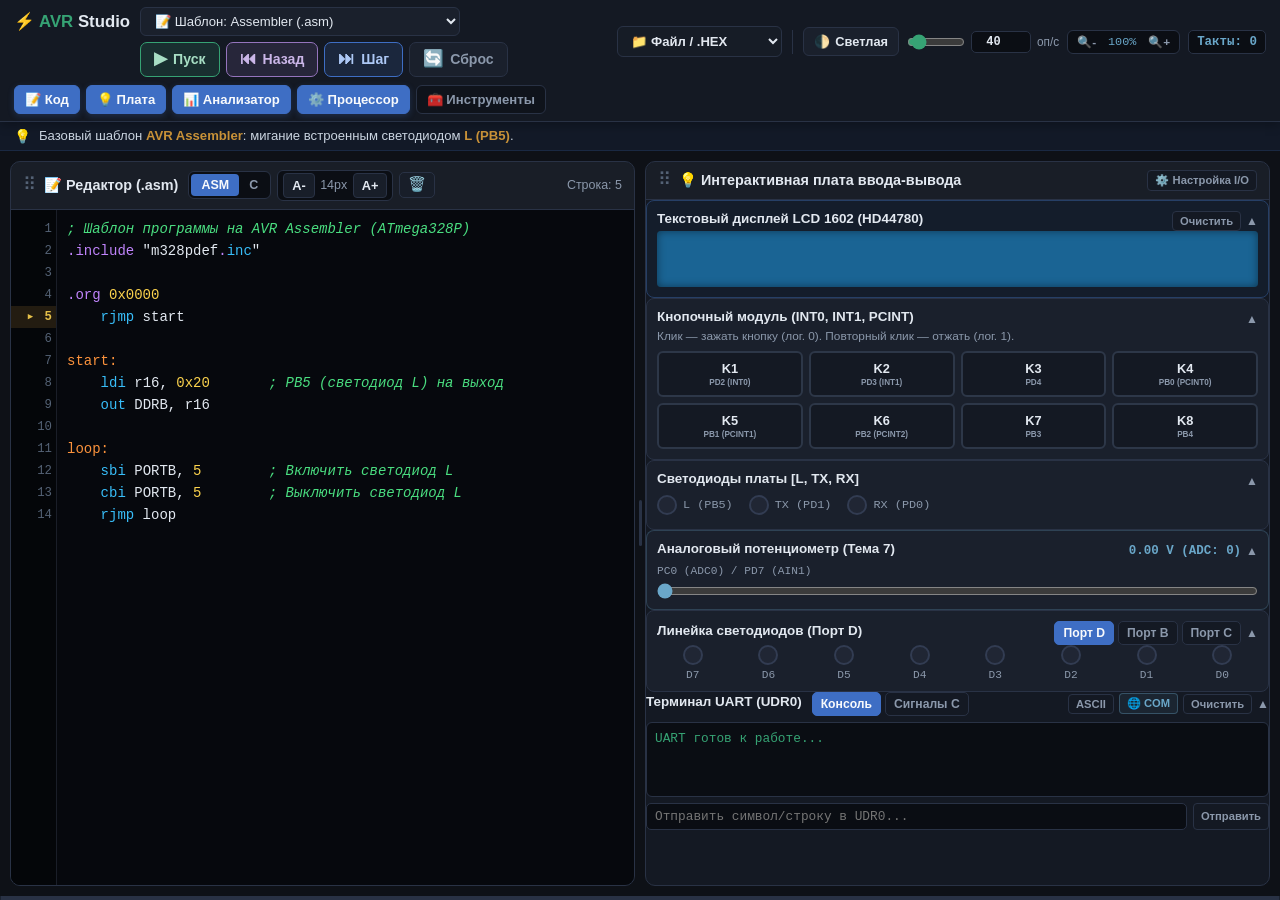
<file: index.html>
<!DOCTYPE html>
<html lang="ru">
<head>
<meta charset="UTF-8">
<meta name="viewport" content="width=device-width, initial-scale=1.0">
<title>AVR ATmega328P Studio &amp; Logic Analyzer</title>
<link rel="stylesheet" href="style.css">
</head>
<body>

<div class="app-container">

  <!-- ================= ШАПКА ================= -->
  <header class="toolbar">
    <div class="toolbar-left">
      <div class="logo">⚡ <span>AVR</span> Studio</div>
      <div class="toolbar-selector-col">
        <div class="select-wrapper">
          <select id="exampleSelector" onchange="loadSelectedExample()" title="Выбор начального шаблона">
            <option value="tpl_asm">📝 Шаблон: Assembler (.asm)</option>
            <option value="tpl_c">⚡ Шаблон: C (avr-gcc)</option>
          </select>
        </div>
        <div class="sim-btn-group">
          <button type="button" class="btn btn-run" id="btnRun" onclick="toggleRun()" title="Пуск / Пауза (F5)">
            <span class="sim-icon" id="runIcon">▶</span> <span id="runText">Пуск</span>
          </button>
          <button type="button" class="btn btn-step-back" id="btnStepBack" onclick="cpuStepBack()" title="Шаг назад (Shift+F11)">
            <span class="sim-icon">⏮</span> <span class="btn-text">Назад</span>
          </button>
          <button type="button" class="btn btn-step" id="btnStep" onclick="cpuStep()" title="Один шаг вперёд (F11)">
            <span class="sim-icon">⏭</span> <span class="btn-text">Шаг</span>
          </button>
          <button type="button" class="btn btn-reset" id="btnReset" onclick="cpuReset()" title="Сброс симуляции">
            <span class="sim-icon">🔄</span> <span class="btn-text">Сброс</span>
          </button>
        </div>
      </div>
    </div>

    <div class="toolbar-center">
      <div class="select-wrapper file-action-wrapper">
        <select id="fileActionSelector" onchange="handleFileAction(this)" title="Открыть, сохранить или экспортировать .HEX">
          <option value="">📁 Файл / .HEX</option>
          <option value="open">📂 Открыть (.asm / .c)</option>
          <option value="save">💾 Сохранить код</option>
          <option value="hex">📦 Экспорт .HEX</option>
        </select>
        <input type="file" id="fileInput" accept=".asm,.c,.txt,.inc,.h" style="display:none" onchange="loadCodeFromFile(event)">
      </div>

      <div class="toolbar-divider"></div>

      <button type="button" class="btn" onclick="toggleTheme()" title="Переключить кремовую / тёмную тему">
        🌓 <span class="btn-text" id="btnThemeText">Светлая</span>
      </button>

      <div class="speed-box" title="Скорость симуляции (ползунок или ручной ввод)">
        <input type="range" id="speedRange" min="1" max="400" value="40" oninput="updateSpeed(this.value)">
        <input type="number" id="speedInput" class="speed-input" min="1" max="10000" value="40"
               oninput="updateSpeedManual(this.value)" onchange="normalizeSpeedInput(this)" aria-label="Скорость процессора (оп/с)">
        <span class="speed-unit">оп/с</span>
      </div>

      <div class="zoom-box">
        <button type="button" class="btn-zoom" onclick="changeAppZoom(-0.1)" title="Уменьшить масштаб">🔍-</button>
        <span id="zoomVal" onclick="resetAppZoom()" title="Сбросить масштаб к 100%">100%</span>
        <button type="button" class="btn-zoom" onclick="changeAppZoom(0.1)" title="Увеличить масштаб">🔍+</button>
      </div>

      <div class="cycle-badge" id="cycleCounter">Такты: 0</div>
    </div>

    <nav class="nav-screens">
      <button type="button" class="nav-screen-btn active" id="tabBtn_editor" onclick="togglePanel('editor')">📝 Код</button>
      <button type="button" class="nav-screen-btn active" id="tabBtn_board" onclick="togglePanel('board')">💡 Плата</button>
      <button type="button" class="nav-screen-btn active" id="tabBtn_analyzer" onclick="togglePanel('analyzer')">📊 Анализатор</button>
      <button type="button" class="nav-screen-btn active" id="tabBtn_cpu" onclick="togglePanel('cpu')">⚙️ Процессор</button>
      <button type="button" class="nav-screen-btn" id="tabBtn_tools" onclick="togglePanel('tools')">🧰 Инструменты</button>
    </nav>
  </header>

  <!-- ================= ПОДСКАЗКА ================= -->
  <div class="hint-banner" id="hintBanner">
    <span class="hint-icon">💡</span>
    <span class="hint-text" id="hintText">Инструкция к выбранному шаблону...</span>
  </div>

  <!-- ================= КОЛОНКИ ================= -->
  <div class="slider-viewport">
    <div class="slider-track" id="panelsTrack">

      <!-- ---------- 1. РЕДАКТОР ---------- -->
      <section class="slide-panel" id="panel_editor" data-panel-id="editor">
        <div class="slide-header" draggable="true">
          <div class="slide-header-left">
            <span class="drag-handle">⠿</span>
            <h2 id="editorTitle">📝 Редактор (.asm)</h2>
          </div>
          <div class="editor-tools">
            <div class="lang-switch-btns">
              <button type="button" class="lang-btn active" id="btnLangAsm" onclick="switchLanguageTab('asm')">ASM</button>
              <button type="button" class="lang-btn" id="btnLangC" onclick="switchLanguageTab('c')">C</button>
            </div>
            <div class="font-size-btns">
              <button type="button" class="btn-icon" onclick="changeFontSize(-1)" title="Уменьшить шрифт">A-</button>
              <span id="fontSizeVal">14px</span>
              <button type="button" class="btn-icon" onclick="changeFontSize(1)" title="Увеличить шрифт">A+</button>
            </div>
            <button type="button" class="btn-mobile-tab" id="mobileTabBtn" onclick="applyGhostCompletion()">⇥ Tab</button>
            <button type="button" class="btn-clear-code" onclick="clearEditor()" title="Очистить редактор">🗑️</button>
            <div class="editor-status"><span id="compilerStatus">Готов</span></div>
          </div>
        </div>
        <div class="editor-wrapper">
          <div class="line-gutter" id="lineGutter"></div>
          <div class="editor-container">
            <pre id="highlighting" aria-hidden="true"><code id="highlightingContent"></code></pre>
            <div id="ghostOverlay"></div>
            <textarea id="asmCode" spellcheck="false" autocomplete="off" autocorrect="off" autocapitalize="off"
                      placeholder="Пишите код AVR Assembler или C..."></textarea>
          </div>
        </div>
      </section>

      <!-- ---------- 2. ПЛАТА ---------- -->
      <section class="slide-panel" id="panel_board" data-panel-id="board">
        <div class="slide-header" draggable="true">
          <div class="slide-header-left">
            <span class="drag-handle">⠿</span>
            <h2>💡 Интерактивная плата ввода-вывода</h2>
          </div>
          <button type="button" class="btn-mini" onclick="openIoModal()">⚙️ Настройка I/O</button>
        </div>

      <div class="board-card lcd-card" id="cardLcd">
            <div class="card-collapsible-header" onclick="toggleCardCollapse('cardLcd')">
              <div class="card-title">Текстовый дисплей LCD 1602 (HD44780)</div>
              <div class="header-actions">
                <button type="button" class="btn-mini" onclick="event.stopPropagation(); clearLcd()">Очистить</button>
                <span class="collapse-icon" id="cardLcd_icon">▲</span>
              </div>
            </div>
            <div class="card-collapsible-body">
              <div class="lcd-screen">
                <div class="lcd-line" id="lcdLine1">AVR Studio 1602 </div>
                <div class="lcd-line" id="lcdLine2">Ready to work!  </div>
              </div>
            </div>
          </div>

          <div class="board-card" id="cardButtons">
            <div class="card-collapsible-header" onclick="toggleCardCollapse('cardButtons')">
              <div class="card-title">Кнопочный модуль (INT0, INT1, PCINT)</div>
              <span class="collapse-icon" id="cardButtons_icon">▲</span>
            </div>
            <div class="card-collapsible-body">
              <div class="board-note">Клик — зажать кнопку (лог. 0). Повторный клик — отжать (лог. 1).</div>
              <div class="btn-matrix">
                <button type="button" class="v-btn" id="vbtn_K1" onclick="toggleVButton('K1')">K1 <span>PD2 (INT0)</span></button>
                <button type="button" class="v-btn" id="vbtn_K2" onclick="toggleVButton('K2')">K2 <span>PD3 (INT1)</span></button>
                <button type="button" class="v-btn" id="vbtn_K3" onclick="toggleVButton('K3')">K3 <span>PD4</span></button>
                <button type="button" class="v-btn" id="vbtn_K4" onclick="toggleVButton('K4')">K4 <span>PB0 (PCINT0)</span></button>
                <button type="button" class="v-btn" id="vbtn_K5" onclick="toggleVButton('K5')">K5 <span>PB1 (PCINT1)</span></button>
                <button type="button" class="v-btn" id="vbtn_K6" onclick="toggleVButton('K6')">K6 <span>PB2 (PCINT2)</span></button>
                <button type="button" class="v-btn" id="vbtn_K7" onclick="toggleVButton('K7')">K7 <span>PB3</span></button>
                <button type="button" class="v-btn" id="vbtn_K8" onclick="toggleVButton('K8')">K8 <span>PB4</span></button>
              </div>
            </div>
          </div>

          <div class="board-card custom-io-card" id="customIoCard" style="display:none">
            <div class="card-title">Пользовательский модуль I/O</div>
            <div class="custom-components-grid" id="customComponentsGrid"></div>
          </div>

          <div class="board-card" id="cardLeds">
            <div class="card-collapsible-header" onclick="toggleCardCollapse('cardLeds')">
              <div class="card-title">Светодиоды платы [L, TX, RX]</div>
              <span class="collapse-icon" id="cardLeds_icon">▲</span>
            </div>
            <div class="card-collapsible-body">
              <div class="board-leds-row">
                <div class="single-led"><div class="led-light" id="ledPB5"></div><span class="led-label">L (PB5)</span></div>
                <div class="single-led"><div class="led-light" id="ledTX"></div><span class="led-label">TX (PD1)</span></div>
                <div class="single-led"><div class="led-light" id="ledRX"></div><span class="led-label">RX (PD0)</span></div>
              </div>
            </div>
          </div>

          <div class="board-card analog-card" id="cardAnalog">
            <div class="card-collapsible-header" onclick="toggleCardCollapse('cardAnalog')">
              <div class="card-title">Аналоговый потенциометр (Тема 7)</div>
              <div class="header-actions">
                <span class="analog-val-badge" id="potVoltageBadge">0.00 V (ADC: 0)</span>
                <span class="collapse-icon" id="cardAnalog_icon">▲</span>
              </div>
            </div>
            <div class="card-collapsible-body">
              <div class="analog-slider-box">
                <span class="analog-pin-tag">PC0 (ADC0) / PD7 (AIN1)</span>
                <input type="range" id="potRange" min="0" max="1023" value="0" oninput="updatePotentiometer(this.value)">
              </div>
            </div>
          </div>

          <div class="board-card" id="cardLedBar">
            <div class="card-collapsible-header" onclick="toggleCardCollapse('cardLedBar')">
              <div class="card-title" id="ledPortTitle">Линейка светодиодов (Порт D)</div>
              <div class="header-actions">
                <div class="port-selector-btns">
                  <button type="button" class="port-btn active" id="btnPortD" onclick="event.stopPropagation(); selectLedPort('D')">Порт D</button>
                  <button type="button" class="port-btn" id="btnPortB" onclick="event.stopPropagation(); selectLedPort('B')">Порт B</button>
                  <button type="button" class="port-btn" id="btnPortC" onclick="event.stopPropagation(); selectLedPort('C')">Порт C</button>
                </div>
                <span class="collapse-icon" id="cardLedBar_icon">▲</span>
              </div>
            </div>
            <div class="card-collapsible-body">
              <div class="led-bar">
                <div class="led-col"><div class="led-light" id="ledPin7"></div><span class="led-bit-name" id="lblPin7">D7</span></div>
                <div class="led-col"><div class="led-light" id="ledPin6"></div><span class="led-bit-name" id="lblPin6">D6</span></div>
                <div class="led-col"><div class="led-light" id="ledPin5"></div><span class="led-bit-name" id="lblPin5">D5</span></div>
                <div class="led-col"><div class="led-light" id="ledPin4"></div><span class="led-bit-name" id="lblPin4">D4</span></div>
                <div class="led-col"><div class="led-light" id="ledPin3"></div><span class="led-bit-name" id="lblPin3">D3</span></div>
                <div class="led-col"><div class="led-light" id="ledPin2"></div><span class="led-bit-name" id="lblPin2">D2</span></div>
                <div class="led-col"><div class="led-light" id="ledPin1"></div><span class="led-bit-name" id="lblPin1">D1</span></div>
                <div class="led-col"><div class="led-light" id="ledPin0"></div><span class="led-bit-name" id="lblPin0">D0</span></div>
              </div>
            </div>
          </div>
<div class="card-collapsible-header" onclick="toggleCardCollapse('cardUart')">
              <div class="uart-header-left">
                <div class="card-title">Терминал UART (UDR0)</div>
                <div class="port-selector-btns">
                  <button type="button" class="port-btn active" id="btnTabUart" onclick="event.stopPropagation(); switchBoardBottomTab('uart')">Консоль</button>
                  <button type="button" class="port-btn" id="btnTabExtraPins" onclick="event.stopPropagation(); switchBoardBottomTab('pins')">Сигналы C</button>
                </div>
              </div>
              <div class="header-actions">
                <button type="button" class="btn-mini" id="btnUartHexMode" onclick="event.stopPropagation(); toggleUartFormat()" title="Переключить вывод UART: ASCII / HEX">ASCII</button>
                <button type="button" class="btn-mini btn-serial-connect" id="btnWebSerial" onclick="event.stopPropagation(); connectRealWebSerial()">🌐 COM</button>
                <button type="button" class="btn-mini" onclick="event.stopPropagation(); clearUart()">Очистить</button>
                <span class="collapse-icon" id="cardUart_icon">▲</span>
              </div>
            </div>
            <div class="card-collapsible-body">
              <div id="viewUartConsole">
                <div class="uart-console" id="uartTerminal">UART готов к работе...</div>
                <div class="serial-send-row">
                  <input type="text" id="serialInput" placeholder="Отправить символ/строку в UDR0..."
                         onkeydown="if(event.key==='Enter') sendUartInput()">
                  <button type="button" class="btn-mini" onclick="sendUartInput()">Отправить</button>
                </div>
              </div>
              <div id="viewExtraPins" style="display:none">
                <div class="extra-pins-grid" id="extraPinsGrid"></div>
              </div>
            </div>
          </div>

        </div>
      </section>

      <!-- ---------- 3. АНАЛИЗАТОР ---------- -->
      <section class="slide-panel analyzer-slide" id="panel_analyzer" data-panel-id="analyzer">
        <div class="slide-header" draggable="true">
          <div class="slide-header-left">
            <span class="drag-handle">⠿</span>
            <h2>📊 Анализатор сигналов</h2>
          </div>
          <div class="analyzer-controls">
            <div class="quick-ch-btns">
              <button type="button" class="btn-mini" onclick="selectChannelPreset('d')">Все D</button>
              <button type="button" class="btn-mini" onclick="selectChannelPreset('b')">Все B</button>
              <button type="button" class="btn-mini" onclick="selectChannelPreset('c')">Все C</button>
              <button type="button" class="btn-mini" onclick="selectChannelPreset('all')">Все 20</button>
            </div>
            <button type="button" class="btn-mini" onclick="clearAnalyzer()" title="Очистить историю">🗑️</button>
            <div class="zoom-box">
              <button type="button" class="btn-zoom" onclick="zoomAnalyzer(-1)">-</button>
              <span id="analyzerZoomVal">1.0x</span>
              <button type="button" class="btn-zoom" onclick="zoomAnalyzer(1)">+</button>
            </div>
          </div>
        </div>
        <div class="analyzer-body">
          <div class="analyzer-channel-selector" id="analyzerChannelSelector"></div>
          <div class="canvas-scroll-wrapper" id="canvasWrapper">
            <canvas id="logicCanvas"></canvas>
          </div>
        </div>
      </section>

      <!-- ---------- 4. ПРОЦЕССОР ---------- -->
      <section class="slide-panel" id="panel_cpu" data-panel-id="cpu">
        <div class="slide-header" draggable="true">
          <div class="slide-header-left">
            <span class="drag-handle">⠿</span>
            <h2>⚙️ Регистры процессора и память</h2>
          </div>
        </div>
        <div class="cpu-scroll-area">

          <div class="cpu-subcard">
            <div class="card-title">Регистр состояния SREG [I T H S V N Z C]</div>
            <div class="flags-grid" id="flagsGrid"></div>
            <div class="pointers-bar" style="margin-top:6px">
              <span class="ptr">PC: <b id="valPC">0x0000</b></span>
              <span class="ptr">SP: <b id="valSP">0x08FF</b></span>
              <span class="ptr">X: <b id="valX">0x0000</b></span>
              <span class="ptr">Y: <b id="valY">0x0000</b></span>
              <span class="ptr">Z: <b id="valZ">0x0000</b></span>
            </div>
          </div>

          <div class="cpu-subcard">
            <div class="card-title">Регистры общего назначения (R0...R31)</div>
            <div class="registers-grid" id="registersGrid"></div>
          </div>

          <div class="cpu-subcard mem-card-expanded">
            <div class="mem-toolbar-header">
              <div class="port-selector-btns">
                <button type="button" class="port-btn active" id="btnMemRAM" onclick="setMemView('ram')">ОЗУ (0x0100+)</button>
                <button type="button" class="port-btn" id="btnMemStack" onclick="setMemView('stack')">Стек (0x08FF)</button>
                <button type="button" class="port-btn" id="btnMemFlash" onclick="setMemView('flash')">Flash / ПЗУ</button>
                <button type="button" class="port-btn" id="btnMemEEPROM" onclick="setMemView('eeprom')">EEPROM</button>
              </div>
              <div class="port-selector-btns">
                <button type="button" class="port-btn active" id="btnFmtHex" onclick="setMemFormat('hex')">HEX</button>
                <button type="button" class="port-btn" id="btnFmtDec" onclick="setMemFormat('dec')">DEC</button>
              </div>
            </div>
            <div class="dump-view-wide" id="memDumpView"></div>
          </div>

        </div>
      </section>

      <!-- ---------- 5. ИНСТРУМЕНТЫ ---------- -->
      <section class="slide-panel tools-slide panel-hidden" id="panel_tools" data-panel-id="tools">
        <div class="slide-header" draggable="true">
          <div class="slide-header-left">
            <span class="drag-handle">⠿</span>
            <h2>🧰 Дополнительные инструменты</h2>
          </div>
        </div>
        <div class="board-scroll-area">

          <div class="board-card" id="cardWatch">
            <div class="card-collapsible-header" onclick="toggleCardCollapse('cardWatch')">
              <div class="watch-header-bar" style="flex:1">
                <div class="card-title">Умный Watch (переменные C / регистры ASM)</div>
                <span class="badge-subtle" id="watchVarsCount">Переменных: 0</span>
              </div>
              <div class="header-actions">
                <button type="button" class="btn-card-expand" id="btnMax_cardWatch"
                        onclick="event.stopPropagation(); toggleCardFullscreen('cardWatch')"
                        title="Развернуть на всю колонку">↕</button>
                <span class="collapse-icon" id="cardWatch_icon">▲</span>
              </div>
            </div>
            <div class="card-collapsible-body">
              <div class="watch-table-wrapper">
                <table class="watch-table">
                  <thead>
                    <tr><th>Имя</th><th>Тип</th><th>Значение</th><th>HEX</th><th>BIN</th><th>Размещение</th></tr>
                  </thead>
                  <tbody id="watchTableBody"></tbody>
                </table>
              </div>
            </div>
          </div>

          <div class="board-card" id="cardConverter">
            <div class="card-collapsible-header" onclick="toggleCardCollapse('cardConverter')">
              <div class="card-title">Калькулятор систем счисления (DEC / HEX / BIN)</div>
              <span class="collapse-icon" id="cardConverter_icon">▲</span>
            </div>
            <div class="card-collapsible-body">
              <div class="converter-grid">
                <input type="text" id="convDec" value="0" oninput="onConverterInput('dec')" placeholder="DEC" aria-label="Десятичное">
                <input type="text" id="convHex" value="0x0" oninput="onConverterInput('hex')" placeholder="HEX" aria-label="Шестнадцатеричное">
                <input type="text" id="convBin" value="0b0" oninput="onConverterInput('bin')" placeholder="BIN" aria-label="Двоичное">
              </div>
            </div>
          </div>

          <div class="board-card" id="cardInspector">
            <div class="card-collapsible-header" onclick="toggleCardCollapse('cardInspector')">
              <div class="card-title">Инспектор Си ➔ Ассемблер (с текущей строкой PC)</div>
              <div class="header-actions">
                <button type="button" class="btn-card-expand" id="btnMax_cardInspector"
                        onclick="event.stopPropagation(); toggleCardFullscreen('cardInspector')"
                        title="Развернуть на всю колонку">↕</button>
                <span class="collapse-icon" id="cardInspector_icon">▲</span>
              </div>
            </div>
            <div class="card-collapsible-body">
              <div class="inspector-code-box" id="asmInspectorCode"></div>
            </div>
          </div>

        </div>
      </section>

    </div>
  </div>
</div>
<!-- ================= МОДАЛЬНОЕ ОКНО I/O ================= -->
<div class="modal-backdrop" id="ioModal" style="display:none" onclick="if(event.target===this) closeIoModal()">
  <div class="modal-card">
    <div class="modal-header">
      <h3>⚙️ Конфигуратор компонентов платы</h3>
      <button type="button" class="modal-close-btn" onclick="closeIoModal()" title="Закрыть">✕</button>
    </div>
    <div class="modal-body">
      <div class="modal-actions-row">
        <button type="button" class="btn-mini" onclick="resetIoToDefault()">Сброс к K1..K8</button>
        <button type="button" class="btn-mini" onclick="clearAllCustomIo()">Очистить все доп. элементы</button>
      </div>
      <div class="add-io-form" onkeydown="if(event.key==='Enter'){ event.preventDefault(); addCustomIoComponent(); }">
        <div class="form-title">➕ Добавить новый компонент</div>
        <div class="form-row">
          <label for="modalIoType">Тип элемента:</label>
          <select id="modalIoType">
            <option value="btn_latch">Кнопка (с фиксацией)</option>
            <option value="btn_mom">Кнопка (тактовая, без фиксации)</option>
            <option value="led">Светодиод</option>
          </select>
        </div>
        <div class="form-row">
          <label for="modalIoPin">Пин контроллера:</label>
          <select id="modalIoPin" onchange="updateModalPinHint()">
            <option value="PD0">PD0 (RX / PCINT16)</option>
            <option value="PD1">PD1 (TX / PCINT17)</option>
            <option value="PD2" selected>PD2 (INT0 / PCINT18)</option>
            <option value="PD3">PD3 (INT1 / PCINT19)</option>
            <option value="PD4">PD4 (XCK / PCINT20)</option>
            <option value="PD5">PD5 (T1 / PCINT21)</option>
            <option value="PD6">PD6 (AIN0 / PCINT22)</option>
            <option value="PD7">PD7 (AIN1 / PCINT23)</option>
            <option value="PB0">PB0 (PCINT0)</option>
            <option value="PB1">PB1 (PCINT1)</option>
            <option value="PB2">PB2 (PCINT2)</option>
            <option value="PB3">PB3 (PCINT3)</option>
            <option value="PB4">PB4 (PCINT4)</option>
            <option value="PB5">PB5 (LED L / PCINT5)</option>
            <option value="PC0">PC0 (A0 / ADC0 / PCINT8)</option>
            <option value="PC1">PC1 (A1 / ADC1 / PCINT9)</option>
            <option value="PC2">PC2 (A2 / ADC2 / PCINT10)</option>
            <option value="PC3">PC3 (A3 / ADC3 / PCINT11)</option>
            <option value="PC4">PC4 (A4 / ADC4 / SDA / PCINT12)</option>
            <option value="PC5">PC5 (A5 / ADC5 / SCL / PCINT13)</option>
          </select>
        </div>
        <div class="pin-hint-box" id="modalPinHintText">Назначение: Внешнее прерывание INT0, Pin Change PCINT18</div>
        <div class="form-row">
          <label for="modalIoName">Название метки:</label>
          <input type="text" id="modalIoName" placeholder="Например: Датчик двери" maxlength="18">
        </div>
        <button type="button" class="btn btn-step" onclick="addCustomIoComponent()">Добавить на плату ➔</button>
      </div>
      <div class="modal-added-section">
        <div class="form-title">📋 Добавленные компоненты</div>
        <div class="modal-added-list" id="modalCustomList"></div>
      </div>
    </div>
  </div>
</div>

<script src="script.js"></script>
</body>
</html>
</file>
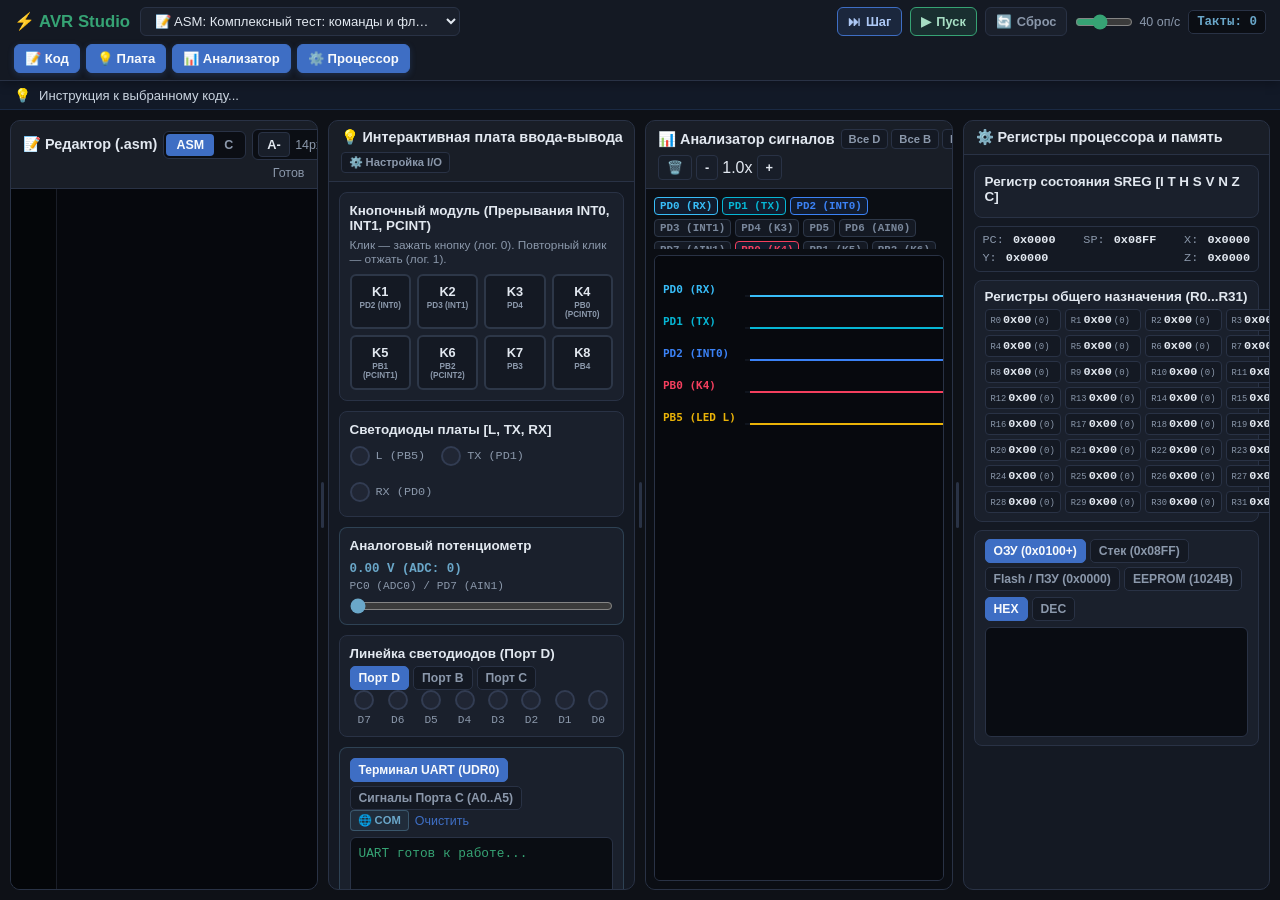
<file: index (2).html>
<!DOCTYPE html>
<html lang="ru">
<head>
    <meta charset="UTF-8">
    <meta name="viewport" content="width=device-width, initial-scale=1.0, maximum-scale=2.0, user-scalable=yes">
    <title>AVR ATmega328P Studio & Logic Analyzer</title>
    <!-- Векторная иконка микросхемы AVR -->
    <link rel="icon" type="image/svg+xml" href="data:image/svg+xml,%3Csvg xmlns='http://www.w3.org/2000/svg' viewBox='0 0 64 64'%3E%3Crect x='14' y='14' width='36' height='36' rx='4' fill='%231e293b' stroke='%2300e676' stroke-width='2'/%3E%3Ccircle cx='20' cy='20' r='2' fill='%2300e676'/%3E%3Ctext x='32' y='36' font-size='10' font-family='monospace' font-weight='bold' fill='%23f1f5f9' text-anchor='middle'%3EAVR%3C/text%3E%3Cpath d='M6 22h8M6 32h8M6 42h8M50 22h8M50 32h8M50 42h8M22 6v8M32 6v8M42 6v8M22 50v8M32 50v8M42 50v8' stroke='%2394a3b8' stroke-width='2' stroke-linecap='round'/%3E%3C/svg%3E">
    <link rel="stylesheet" href="style.css">
</head>
<body>
    <div class="app-container">
        
        <!-- =========================================================
             1. ВЕРХНЯЯ ШАПКА TOOLBAR (СТРОГО ОДНА ЛИНИЯ НА ПК)
             ========================================================= -->
        <header class="toolbar" id="mainToolbar">
            <!-- Левая зона: Логотип и выбор программы (Сначала C, затем ASM) -->
            <div class="toolbar-left">
                <div class="logo">⚡ <span>AVR Studio</span></div>
                <div class="select-wrapper">
                    <select id="exampleSelector" onchange="loadSelectedExample()">
                        <!-- Программы на C -->
                        <option value="c_interrupt_int0">⚡ C: Внешнее прерывание INT0 (Кнопка K1)</option>
                        <option value="c_blink_counter">⚡ C: Мигающий светодиод L (Счетчик 800 000)</option>
                        <option value="c_zadanie5">⚡ C: Кнопки-переключатели светодиодов (PD2..PD4)</option>
                        <option value="c_example3">⚡ C: Кнопка включает светодиод L</option>
                        <!-- Программы на ASM -->
                        <option value="test_all" selected>📝 ASM: Комплексный тест: команды и флаги SREG</option>
                        <option value="led_running">📝 ASM: Бегущий огонёк (Порт D)</option>
                        <option value="uart_tx">📝 ASM: Отправка текста в терминал (UART)</option>
                        <option value="sort_ram">📝 ASM: Сортировка массива в ОЗУ (0x0100)</option>
                    </select>
                </div>
            </div>

            <!-- Центральная зона: Кнопки управления тактами и частотой -->
            <div class="toolbar-center">
                <button type="button" id="btnStep" class="btn btn-step" onclick="cpuStep()" title="Один шаг (F11)">
                    <span>⏭</span> <span class="btn-text">Шаг</span>
                </button>
                <button type="button" id="btnRun" class="btn btn-run" onclick="toggleRun()" title="Пуск / Пауза">
                    <span id="runIcon">▶</span> <span id="runText" class="btn-text">Пуск</span>
                </button>
                <button type="button" id="btnReset" class="btn btn-reset" onclick="cpuReset()" title="Сброс контроллера">
                    <span>🔄</span> <span class="btn-text">Сброс</span>
                </button>
                
                <div class="speed-box" title="Скорость симуляции">
                    <input type="range" id="speedRange" min="1" max="100" value="40" oninput="updateSpeed(this.value)">
                    <span id="speedVal">40 оп/с</span>
                </div>
                <span class="cycle-badge" id="cycleCounter">Такты: 0</span>
               
            </div>

            <!-- Правая зона: Кнопки открытия колонок бок о бок (Фото 2) -->
            <nav class="nav-screens" id="panelNav">
                <button type="button" class="nav-screen-btn active" id="tabBtn_editor" onclick="togglePanel('editor')">📝 Код</button>
                <button type="button" class="nav-screen-btn active" id="tabBtn_board" onclick="togglePanel('board')">💡 Плата</button>
                <button type="button" class="nav-screen-btn active" id="tabBtn_analyzer" onclick="togglePanel('analyzer')">📊 Анализатор</button>
                <button type="button" class="nav-screen-btn active" id="tabBtn_cpu" onclick="togglePanel('cpu')">⚙️ Процессор</button>
            </nav>
        </header>

        <!-- Информационный баннер с подсказкой -->
        <div class="hint-banner" id="hintBanner">
            <span class="hint-icon">💡</span>
            <div class="hint-text" id="hintText">Инструкция к выбранному коду...</div>
        </div>

        <!-- =========================================================
             2. ОСНОВНАЯ ЗОНА: МУЛЬТИКОЛОНКИ БОК О БОК
             ========================================================= -->
        <main class="slider-viewport" id="sliderViewport">
            <div class="slider-track" id="panelsTrack">
                
                <!-- ---------------------------------------------------------
                     ПАНЕЛЬ 1: РЕДАКТОР КОДА + ДЕБАГГЕР + АВТОДОПОЛНЕНИЕ
                     --------------------------------------------------------- -->
                <section class="slide-panel editor-slide" id="panel_editor">
                    <div class="slide-header">
                        <div class="slide-header-left">
                            <h2 id="editorTitle">📝 Редактор (.asm)</h2>
                            <div class="lang-switch-btns">
                                <button type="button" class="lang-btn active" id="btnLangAsm" onclick="setEditorLang('asm')">ASM</button>
                                <button type="button" class="lang-btn" id="btnLangC" onclick="setEditorLang('c')">C</button>
                            </div>
                            <div class="font-size-btns">
                                <button type="button" class="btn-icon" onclick="changeFontSize(-1)">A-</button>
                                <span id="fontSizeVal">14px</span>
                                <button type="button" class="btn-icon" onclick="changeFontSize(1)">A+</button>
                            </div>
                            <!-- Мобильная плашка автодополнения (появляется при вводе) -->
                            <button type="button" class="btn-mobile-tab" id="mobileTabBtn" onclick="applyGhostCompletion()" title="Применить автодополнение">⇥ Tab</button>
                            <button type="button" class="btn-clear-code" onclick="clearEditor()" title="Очистить редактор">🗑️</button>
                        </div>
                        <div class="editor-status" id="editorStatusBar">
                            <span id="compilerStatus">Готов</span>
    
                        </div>
                    </div>

                    <div class="editor-wrapper">
                        <!-- Гуттер номеров строк, точек останова и маркеров ошибок -->
                        <div class="line-gutter" id="lineGutter"></div>
                        <div class="editor-container">
                            <!-- Подсветка синтаксиса -->
                            <pre id="highlighting" aria-hidden="true"><code id="highlightingContent"></code></pre>
                            <!-- Слой серой подсказки PyCharm Ghost Text -->
                            <div id="ghostOverlay" aria-hidden="true"></div>
                            <!-- Поле ввода кода -->
                            <textarea id="asmCode" wrap="off" autocapitalize="off" autocomplete="off" autocorrect="off" spellcheck="false" placeholder="Пишите код AVR ASM или C..."></textarea>
                        </div>
                    </div>
                </section>

                <!-- ---------------------------------------------------------
                     ПАНЕЛЬ 2: ИНТЕРАКТИВНАЯ ПЛАТА + АНАЛОГОВЫЙ ПОТЕНЦИОМЕТР
                     --------------------------------------------------------- -->
                <section class="slide-panel board-slide" id="panel_board">
                    <div class="slide-header">
                        <div class="slide-header-left">
                            <h2>💡 Интерактивная плата ввода-вывода</h2>
                        </div>
                        <!-- Кнопка вызова модального конфигуратора I/O -->
                        <button type="button" class="btn-mini btn-io-settings" onclick="openIoModal()" title="Настроить кнопки и светодиоды">⚙️ Настройка I/O</button>
                    </div>
                    <div class="board-scroll-area">

                        <!-- Карточка 1: Стандартный кнопочный модуль K1..K8 -->
                        <div class="board-card" id="defaultButtonsCard">
                            <div class="card-title">Кнопочный модуль (Прерывания INT0, INT1, PCINT)</div>
                            <p class="board-note">Клик — зажать кнопку (лог. 0). Повторный клик — отжать (лог. 1).</p>
                            <div class="btn-matrix" id="defaultBtnMatrix">
                                <button type="button" class="v-btn" id="vbtn_K1" onclick="toggleVButton('K1')">K1 <span>PD2 (INT0)</span></button>
                                <button type="button" class="v-btn" id="vbtn_K2" onclick="toggleVButton('K2')">K2 <span>PD3 (INT1)</span></button>
                                <button type="button" class="v-btn" id="vbtn_K3" onclick="toggleVButton('K3')">K3 <span>PD4</span></button>
                                <button type="button" class="v-btn" id="vbtn_K4" onclick="toggleVButton('K4')">K4 <span>PB0 (PCINT0)</span></button>
                                <button type="button" class="v-btn" id="vbtn_K5" onclick="toggleVButton('K5')">K5 <span>PB1 (PCINT1)</span></button>
                                <button type="button" class="v-btn" id="vbtn_K6" onclick="toggleVButton('K6')">K6 <span>PB2 (PCINT2)</span></button>
                                <button type="button" class="v-btn" id="vbtn_K7" onclick="toggleVButton('K7')">K7 <span>PB3</span></button>
                                <button type="button" class="v-btn" id="vbtn_K8" onclick="toggleVButton('K8')">K8 <span>PB4</span></button>
                            </div>
                        </div>

                        <!-- Карточка 2: Пользовательские компоненты (Выделена яркой рамкой) -->
                        <div class="board-card custom-io-card" id="customIoCard" style="display: none;">
                            <div class="card-title" style="color: var(--accent-gold);">Пользовательский модуль I/O</div>
                            <div class="custom-components-grid" id="customComponentsGrid"></div>
                        </div>

                        <!-- Карточка 3: Системные светодиоды платы (Строго AVR) -->
                        <div class="board-card">
                            <div class="card-title">Светодиоды платы [L, TX, RX]</div>
                            <div class="board-leds-row">
                                <div class="single-led">
                                    <div class="led-light" id="ledPB5"></div>
                                    <span class="led-label">L (PB5)</span>
                                </div>
                                <div class="single-led">
                                    <div class="led-light" id="ledTX"></div>
                                    <span class="led-label">TX (PD1)</span>
                                </div>
                                <div class="single-led">
                                    <div class="led-light" id="ledRX"></div>
                                    <span class="led-label">RX (PD0)</span>
                                </div>
                            </div>
                        </div>

                        <!-- Карточка 4: Аналоговый потенциометр для Темы 7 (ADC0 / AIN1) -->
                        <div class="board-card analog-card">
                            <div class="port-header-row">
                                <div class="card-title">Аналоговый потенциометр</div>
                                <span class="analog-val-badge" id="potVoltageBadge">0.00 V (ADC: 0)</span>
                            </div>
                            <div class="analog-slider-box">
                                <span class="analog-pin-tag">PC0 (ADC0) / PD7 (AIN1)</span>
                                <input type="range" id="potentiometerRange" min="0" max="1023" value="0" step="1" oninput="updatePotentiometer(this.value)">
                            </div>
                        </div>

                        <!-- Карточка 5: Линейка светодиодов выбранного порта -->
                        <div class="board-card">
                            <div class="port-header-row">
                                <div class="card-title" id="ledPortTitle">Линейка светодиодов (Порт D)</div>
                                <div class="port-selector-btns">
                                    <button type="button" class="port-btn active" id="btnPortD" onclick="selectLedPort('D')">Порт D</button>
                                    <button type="button" class="port-btn" id="btnPortB" onclick="selectLedPort('B')">Порт B</button>
                                    <button type="button" class="port-btn" id="btnPortC" onclick="selectLedPort('C')">Порт C</button>
                                </div>
                            </div>
                            <div class="led-bar" id="portLedsBar">
                                <div class="led-col"><div class="led-light" id="ledPin7"></div><span class="led-bit-name" id="lblPin7">D7</span></div>
                                <div class="led-col"><div class="led-light" id="ledPin6"></div><span class="led-bit-name" id="lblPin6">D6</span></div>
                                <div class="led-col"><div class="led-light" id="ledPin5"></div><span class="led-bit-name" id="lblPin5">D5</span></div>
                                <div class="led-col"><div class="led-light" id="ledPin4"></div><span class="led-bit-name" id="lblPin4">D4</span></div>
                                <div class="led-col"><div class="led-light" id="ledPin3"></div><span class="led-bit-name" id="lblPin3">D3</span></div>
                                <div class="led-col"><div class="led-light" id="ledPin2"></div><span class="led-bit-name" id="lblPin2">D2</span></div>
                                <div class="led-col"><div class="led-light" id="ledPin1"></div><span class="led-bit-name" id="lblPin1">D1</span></div>
                                <div class="led-col"><div class="led-light" id="ledPin0"></div><span class="led-bit-name" id="lblPin0">D0</span></div>
                            </div>
                        </div>

                        <!-- Карточка 6: Терминал UART + Дополнительные сигналы I/O -->
                        <div class="board-card uart-card">
                            <div class="uart-header">
                                <div class="port-selector-btns">
                                    <button type="button" class="port-btn active" id="btnTabUart" onclick="switchBoardBottomTab('uart')">Терминал UART (UDR0)</button>
                                    <button type="button" class="port-btn" id="btnTabExtraPins" onclick="switchBoardBottomTab('extra')">Сигналы Порта C (A0..A5)</button>
                                </div>
                                <div style="display: flex; gap: 6px;">
                                    <button type="button" class="btn-mini btn-serial-connect" id="btnWebSerial" onclick="connectRealWebSerial()" title="Подключить физический COM-порт">🌐 COM</button>
                                    <button type="button" class="btn-link" onclick="clearUart()">Очистить</button>
                                </div>
                            </div>

                            <!-- Вид 1: Консоль UART -->
                            <div id="viewUartConsole">
                                <pre class="uart-console" id="uartTerminal">UART готов к работе...</pre>
                                <div class="serial-send-row">
                                    <input type="text" id="serialInput" placeholder="Отправить символ в UDR0..." onkeydown="if(event.key==='Enter') sendUartInput()">
                                    <button type="button" class="btn btn-step" onclick="sendUartInput()">Отправить</button>
                                </div>
                            </div>

                            <!-- Вид 2: Дополнительные сигналы Порта C -->
                            <div id="viewExtraPins" style="display: none;">
                                <div class="extra-pins-grid" id="extraPinsGrid"></div>
                            </div>
                        </div>

                    </div>
                </section>

                <!-- ---------------------------------------------------------
                     ПАНЕЛЬ 3: ЛОГИЧЕСКИЙ АНАЛИЗАТОР (БЕЗ КНОПКИ ЗАПИСИ, БЕЗ СРЕЗОВ)
                     --------------------------------------------------------- -->
                <section class="slide-panel analyzer-slide" id="panel_analyzer">
                    <div class="slide-header">
                        <div class="slide-header-left">
                            <h2>📊 Анализатор сигналов</h2>
                            <div class="quick-ch-btns">
                                <button type="button" class="btn-mini" onclick="selectChannelPreset('d')">Все D</button>
                                <button type="button" class="btn-mini" onclick="selectChannelPreset('b')">Все B</button>
                                <button type="button" class="btn-mini" onclick="selectChannelPreset('c')">Все C</button>
                                <button type="button" class="btn-mini" onclick="selectChannelPreset('all')">Все 20</button>
                            </div>
                        </div>
                        <!-- Ультракомпактный блок управления масштабом: никогда не перекрывается! -->
                        <div class="analyzer-controls">
                            <button type="button" class="btn-icon" onclick="clearAnalyzer()" title="Очистить осциллограмму">🗑️</button>
                            <button type="button" class="btn-icon" onclick="zoomAnalyzer(-1)" title="Отдалить">-</button>
                            <span id="analyzerZoomVal">1.0x</span>
                            <button type="button" class="btn-icon" onclick="zoomAnalyzer(1)" title="Приблизить">+</button>
                        </div>
                    </div>
                    <div class="analyzer-body">
                        <div class="analyzer-channel-selector" id="analyzerChannelSelector"></div>
                        <div class="canvas-scroll-wrapper" id="canvasWrapper">
                            <canvas id="logicCanvas"></canvas>
                        </div>
                    </div>
                </section>

                <!-- ---------------------------------------------------------
                     ПАНЕЛЬ 4: РЕГИСТРЫ CPU, SREG И ПАМЯТЬ (+ FLASH ДЛЯ LPM)
                     --------------------------------------------------------- -->
                <section class="slide-panel cpu-slide" id="panel_cpu">
                    <div class="slide-header">
                        <h2>⚙️ Регистры процессора и память</h2>
                    </div>
                    <div class="cpu-scroll-area">
                        <!-- Флаги SREG [I T H S V N Z C] -->
                        <div class="cpu-subcard">
                            <div class="card-title">Регистр состояния SREG [I T H S V N Z C]</div>
                            <div class="flags-grid" id="flagsGrid"></div>
                        </div>

                        <!-- 16-битные указатели -->
                        <div class="pointers-bar">
                            <div class="ptr">PC: <b id="valPC">0x0000</b></div>
                            <div class="ptr">SP: <b id="valSP">0x08FF</b></div>
                            <div class="ptr">X: <b id="valX">0x0000</b></div>
                            <div class="ptr">Y: <b id="valY">0x0000</b></div>
                            <div class="ptr">Z: <b id="valZ">0x0000</b></div>
                        </div>

                        <!-- Регистры общего назначения R0...R31 -->
                        <div class="cpu-subcard">
                            <div class="card-title">Регистры общего назначения (R0...R31)</div>
                            <div class="registers-grid" id="registersGrid"></div>
                        </div>

                        <!-- Дамп памяти: ОЗУ, Стек и Flash (ПЗУ) -->
                        <div class="cpu-subcard mem-card-expanded">
                            <div class="mem-toolbar-header">
                                <div class="port-selector-btns">
                                    <button type="button" class="port-btn active" id="btnMemRAM" onclick="setMemView('ram')">ОЗУ (0x0100+)</button>
                                    <button type="button" class="port-btn" id="btnMemStack" onclick="setMemView('stack')">Стек (0x08FF)</button>
                                    <button type="button" class="port-btn" id="btnMemFlash" onclick="setMemView('flash')">Flash / ПЗУ (0x0000)</button>
                                    <button type="button" class="port-btn" id="btnMemEEPROM" onclick="setMemView('eeprom')">EEPROM (1024B)</button>
                                </div>
                                <div class="port-selector-btns">
                                    <button type="button" class="port-btn active" id="btnFmtHex" onclick="setMemFormat('hex')">HEX</button>
                                    <button type="button" class="port-btn" id="btnFmtDec" onclick="setMemFormat('dec')">DEC</button>
                                </div>
                            </div>
                            <pre class="dump-view-wide" id="memDumpView"></pre>
                        </div>
                    </div>
                </section>

            </div>
        </main>
    </div>

    <!-- =========================================================
         3. МОДАЛЬНОЕ ОКНО КОНФИГУРАТОРА КНОПОК И СВЕТОДИОДОВ (I/O)
         ========================================================= -->
    <div class="modal-backdrop" id="ioModal" style="display: none;">
        <div class="modal-card">
            <div class="modal-header">
                <h3>⚙️ Конфигуратор компонентов платы</h3>
                <button type="button" class="modal-close-btn" onclick="closeIoModal()">✕</button>
            </div>
            <div class="modal-body">
                <!-- Быстрые действия -->
                <div class="modal-actions-row">
                    <button type="button" class="btn btn-step" onclick="resetIoToDefault()">Сброс к K1..K8</button>
                    <button type="button" class="btn btn-reset" onclick="clearAllCustomIo()">Очистить все доп. элементы</button>
                </div>

                <!-- Конструктор нового элемента -->
                <div class="add-io-form">
                    <div class="form-title">➕ Добавить новый компонент</div>
                    
                    <div class="form-row">
                        <label>Тип элемента:</label>
                        <select id="modalIoType">
                            <option value="btn_latch">Кнопка (с фиксацией)</option>
                            <option value="btn_mom">Кнопка (тактовая, без фиксации)</option>
                            <option value="led">Светодиод</option>
                        </select>
                    </div>

                    <div class="form-row">
                        <label>Пин контроллера:</label>
                        <select id="modalIoPin" onchange="updateModalPinHint()">
                            <!-- Порт D -->
                            <option value="PD0">PD0 (RX / PCINT16)</option>
                            <option value="PD1">PD1 (TX / PCINT17)</option>
                            <option value="PD2" selected>PD2 (INT0 / PCINT18)</option>
                            <option value="PD3">PD3 (INT1 / PCINT19)</option>
                            <option value="PD4">PD4 (XCK / PCINT20)</option>
                            <option value="PD5">PD5 (T1 / PCINT21)</option>
                            <option value="PD6">PD6 (AIN0 / PCINT22)</option>
                            <option value="PD7">PD7 (AIN1 / PCINT23)</option>
                            <!-- Порт B -->
                            <option value="PB0">PB0 (PCINT0)</option>
                            <option value="PB1">PB1 (PCINT1)</option>
                            <option value="PB2">PB2 (PCINT2)</option>
                            <option value="PB3">PB3 (PCINT3)</option>
                            <option value="PB4">PB4 (PCINT4)</option>
                            <option value="PB5">PB5 (LED L / PCINT5)</option>
                            <!-- Порт C (A0..A5) -->
                            <option value="PC0">PC0 (A0 / ADC0 / PCINT8)</option>
                            <option value="PC1">PC1 (A1 / ADC1 / PCINT9)</option>
                            <option value="PC2">PC2 (A2 / ADC2 / PCINT10)</option>
                            <option value="PC3">PC3 (A3 / ADC3 / PCINT11)</option>
                            <option value="PC4">PC4 (A4 / ADC4 / SDA / PCINT12)</option>
                            <option value="PC5">PC5 (A5 / ADC5 / SCL / PCINT13)</option>
                        </select>
                    </div>

                    <div class="form-row">
                        <label>Название метки:</label>
                        <input type="text" id="modalIoName" placeholder="Например: Кнопка СТОП или LED 2" maxlength="15">
                    </div>

                    <div class="pin-hint-box" id="modalPinHintText">
                        Назначение: Внешнее прерывание INT0, Pin Change PCINT18
                    </div>

                    <button type="button" class="btn btn-run" style="width: 100%; justify-content: center; margin-top: 8px;" onclick="addCustomIoComponent()">
                        Добавить на плату ➔
                    </button>
                </div>
            </div>
        </div>
    </div>

    <!-- Подключение скрипта ядра симулятора -->
    <script src="script.js"></script>
</body>
</html>
</file>
<file: style.css>
/* =========================================================
   1. ПЕРЕМЕННЫЕ И ОБЩИЕ СТИЛИ (приглушённая палитра, подсветка кода не тронута)
   ========================================================= */
:root {
  --bg-dark: #0e1117;
  --panel-bg: #141923;
  --card-bg: #1a202c;
  --border-color: #293245;
  --text-main: #e2e8f0;
  --text-muted: #8b98ab;
  --accent: #36a374;
  --accent-blue: #3e6ec4;
  --accent-gold: #c99238;
  --accent-red: #c4544b;
  --accent-purple: #9574bd;
  --info-tone: #6aa7c9;
  /* Подсветка синтаксиса кода — НЕ ИЗМЕНЕНА */
  --syn-op: #38bdf8;
  --syn-com: #4ade80;
  --syn-lbl: #fb923c;
  --syn-dir: #c084fc;
  --syn-num: #fcd34d;
  --syn-kw: #f43f5e;
  --syn-type: #a855f7;
  --font-mono: 'JetBrains Mono', 'Consolas', 'Courier New', monospace;
  --font-ui: -apple-system, BlinkMacSystemFont, 'Segoe UI', Roboto, sans-serif;
  --code-font-size: 14px;
  --line-height: 22px;
  --app-zoom: 1;
  --scroll-thumb: #293245;
  --scroll-thumb-hover: #3e4b66;
  --scroll-track: transparent;
}

/* ================= СВЕТЛАЯ (КРЕМОВАЯ) ТЕМА ================= */
body.theme-light {
  --bg-dark: #f4f0e0;
  --panel-bg: #fdfaf0;
  --card-bg: #f8f4e3;
  --border-color: #d9d1b6;
  --text-main: #22201a;
  --text-muted: #6e6855;
  --accent: #27805a;
  --accent-blue: #345ea8;
  --accent-gold: #a3641f;
  --accent-red: #ad4444;
  --accent-purple: #73479c;
  --info-tone: #2c6d91;
  /* Подсветка синтаксиса кода — НЕ ИЗМЕНЕНА */
  --syn-op: #0284c7;
  --syn-com: #15803d;
  --syn-lbl: #c2410c;
  --syn-dir: #7e22ce;
  --syn-num: #b45309;
  --syn-kw: #be123c;
  --syn-type: #6d28d9;
  --scroll-thumb: #cec6a8;
  --scroll-thumb-hover: #b3a988;
  --scroll-track: #ece5d0;
}

/* ================= ГЛОБАЛЬНЫЙ СБРОС ================= */
*,
*::before,
*::after {
  margin: 0;
  padding: 0;
  box-sizing: border-box;
  -webkit-tap-highlight-color: transparent;
}

html, body {
  width: 100%;
  height: 100%;
  height: 100dvh;
  background: var(--bg-dark);
  color: var(--text-main);
  font-family: var(--font-ui);
  overflow: hidden;
}
html:has(body.theme-light) { background: #f4f0e0; }

button, input, select, textarea { font-family: inherit; color: inherit; }
button { cursor: pointer; }

/* ЗУМ БЕЗ ПОЛОМКИ КОНТЕЙНЕРА */
.app-container {
  display: flex;
  flex-direction: column;
  width: calc(100vw / var(--app-zoom));
  height: calc(100vh / var(--app-zoom));
  height: calc(100dvh / var(--app-zoom));
  overflow: hidden;
  zoom: var(--app-zoom);
  transform-origin: top left;
}

/* =========================================================
   2. ШАПКА TOOLBAR
   ========================================================= */
.toolbar {
  position: sticky;
  top: 0;
  z-index: 9999;
  flex-shrink: 0;
  background: var(--panel-bg);
  border-bottom: 1px solid var(--border-color);
  padding: 7px 14px;
  display: flex;
  flex-direction: row;
  flex-wrap: wrap;
  align-items: center;
  justify-content: space-between;
  gap: 8px 12px;
  box-shadow: 0 3px 10px rgba(0, 0, 0, 0.28);
}
.toolbar-left {
  display: flex;
  align-items: flex-start;
  gap: 10px;
  flex: 0 1 auto;
  min-width: 0;
}
.logo {
  font-size: 1.05em;
  font-weight: 800;
  color: var(--text-main);
  white-space: nowrap;
  user-select: none;
  padding-top: 4px;
}
.logo span { color: var(--accent); }

.toolbar-selector-col {
  display: flex;
  flex-direction: column;
  gap: 6px;
  min-width: 0;
}
.select-wrapper { max-width: 320px; }
.select-wrapper select {
  width: 100%;
  background: var(--card-bg);
  color: var(--text-main);
  border: 1px solid var(--border-color);
  padding: 5px 10px;
  border-radius: 6px;
  font-size: 0.82em;
  outline: none;
  cursor: pointer;
  text-overflow: ellipsis;
  white-space: nowrap;
}
.file-action-wrapper {
  max-width: 165px;
}
.file-action-wrapper select {
  background: #161c26;
  border-color: var(--border-color);
  font-weight: 700;
  padding: 6px 9px;
}
.file-action-wrapper select:hover {
  border-color: var(--accent-blue);
}

/* Увеличенные кнопки управления (Пуск / Назад / Шаг / Сброс) */
.sim-btn-group {
  display: inline-flex;
  align-items: center;
  gap: 6px;
  flex-wrap: wrap;
}
.sim-btn-group .btn {
  padding: 8px 13px;
  font-size: 0.88em;
  border-radius: 7px;
  gap: 6px;
}
.sim-btn-group .sim-icon {
  font-size: 1.18em;
  line-height: 1;
}

.toolbar-center {
  display: flex;
  align-items: center;
  gap: 8px;
  flex-shrink: 0;
  flex-wrap: wrap;
}
.toolbar-divider {
  width: 1px;
  height: 24px;
  background: var(--border-color);
  margin: 0 2px;
}
.btn {
  background: var(--card-bg);
  color: var(--text-main);
  border: 1px solid var(--border-color);
  padding: 6px 10px;
  border-radius: 6px;
  font-weight: 700;
  font-size: 0.80em;
  display: inline-flex;
  align-items: center;
  gap: 5px;
  user-select: none;
  transition: all 0.15s ease;
}
.btn:hover { border-color: var(--text-muted); }
.btn:active { transform: scale(0.97); }
.btn-step { background: rgba(62, 110, 196, 0.16); border-color: var(--accent-blue); color: #adc8f5; }
.btn-step-back { background: rgba(149, 116, 189, 0.15); border-color: var(--accent-purple); color: #cbb6e8; }
.btn-run { background: rgba(54, 163, 116, 0.16); border-color: var(--accent); color: #a7dec4; }
.btn-run.running { background: rgba(196, 84, 75, 0.18); border-color: var(--accent-red); color: #eab2ad; }
.btn-reset { color: var(--text-muted); }

/* Скорость процессора (ползунок + ручной ввод) */
.speed-box {
  display: flex;
  align-items: center;
  gap: 6px;
  font-size: 0.78em;
  color: var(--text-muted);
  user-select: none;
}
.speed-box input[type="range"] { width: 58px; accent-color: var(--accent); cursor: pointer; }
.speed-input {
  width: 60px;
  background: #0b0e14;
  border: 1px solid var(--border-color);
  border-radius: 5px;
  color: var(--text-main);
  padding: 3px 5px;
  font-family: var(--font-mono);
  font-size: 0.96em;
  font-weight: 700;
  text-align: center;
  outline: none;
}
.speed-input:focus { border-color: var(--accent-blue); }
.speed-unit { font-size: 0.95em; white-space: nowrap; }

.zoom-box {
  display: flex;
  align-items: center;
  gap: 3px;
  background: #0b0e14;
  border: 1px solid var(--border-color);
  border-radius: 6px;
  padding: 2px 4px;
  user-select: none;
}
.btn-zoom {
  background: transparent;
  border: none;
  color: var(--text-muted);
  font-size: 0.74em;
  font-weight: 800;
  padding: 2px 5px;
  border-radius: 3px;
}
.btn-zoom:hover { color: var(--text-main); background: rgba(255, 255, 255, 0.06); }
.zoom-box span {
  font-size: 0.74em;
  font-family: var(--font-mono);
  color: var(--info-tone);
  min-width: 36px;
  text-align: center;
  cursor: pointer;
}
.cycle-badge {
  background: #0b0e14;
  border: 1px solid var(--border-color);
  color: var(--info-tone);
  padding: 4px 8px;
  border-radius: 5px;
  font-size: 0.78em;
  font-family: var(--font-mono);
  font-weight: 700;
  white-space: nowrap;
}
.nav-screens { display: flex; gap: 6px; flex-shrink: 0; flex-wrap: wrap; }
.nav-screen-btn {
  background: #0f131b;
  border: 1px solid var(--border-color);
  color: var(--text-muted);
  padding: 6px 10px;
  border-radius: 6px;
  font-size: 0.82em;
  font-weight: 700;
  text-align: center;
  user-select: none;
  transition: all 0.15s ease;
}
.nav-screen-btn:hover { color: var(--text-main); border-color: #4b5563; }
.nav-screen-btn.active {
  background: var(--accent-blue);
  color: #f8fafc;
  border-color: var(--accent-blue);
  box-shadow: 0 2px 6px rgba(62, 110, 196, 0.25);
}

.hint-banner {
  background: rgba(62, 110, 196, 0.09);
  border-bottom: 1px solid rgba(62, 110, 196, 0.18);
  padding: 6px 14px;
  display: flex;
  align-items: center;
  gap: 8px;
  font-size: 0.82em;
  color: #cbd5e1;
  flex-shrink: 0;
}
.hint-icon { font-size: 1.05em; }
.hint-text b { color: var(--accent-gold); }
.hint-text code {
  font-family: var(--font-mono);
  background: rgba(0, 0, 0, 0.25);
  padding: 1px 5px;
  border-radius: 4px;
}

/* =========================================================
   3. МУЛЬТИКОЛОНОЧНЫЙ ТРЕК, DRAG-AND-DROP И РЕСАЙЗЕРЫ
   ========================================================= */
.slider-viewport {
  flex: 1 1 auto;
  height: 100%;
  min-height: 0;
  overflow-x: auto;
  overflow-y: hidden;
  position: relative;
}
.slider-track {
  display: flex;
  flex-direction: row;
  width: 100%;
  min-width: 100%;
  height: 100%;
  gap: 0;
  padding: 10px;
}
.slide-panel {
  flex: 1 1 0;
  min-width: 230px;
  background: var(--panel-bg);
  border: 1px solid var(--border-color);
  border-radius: 10px;
  display: flex;
  flex-direction: column;
  height: 100%;
  overflow: hidden;
  transition: opacity 0.15s ease, border-color 0.15s ease;
}
.slide-panel.panel-hidden { display: none !important; }
.slide-panel.dragging {
  opacity: 0.45;
  border: 2px dashed var(--accent-blue) !important;
}
.slide-panel.drag-over {
  border-color: var(--accent) !important;
  box-shadow: 0 0 10px rgba(54, 163, 116, 0.25);
}

/* Разделители между панелями для растягивания в бок */
.panel-resizer {
  flex: 0 0 10px;
  width: 10px;
  height: 100%;
  cursor: col-resize;
  display: flex;
  align-items: center;
  justify-content: center;
  position: relative;
  user-select: none;
  touch-action: none;
}
.panel-resizer::before {
  content: "";
  width: 3px;
  height: 46px;
  border-radius: 3px;
  background: var(--border-color);
  transition: background 0.15s ease, height 0.15s ease;
}
.panel-resizer:hover::before,
.panel-resizer.active::before {
  background: var(--accent-blue);
  height: 86px;
}

.slide-header {
  background: rgba(255, 255, 255, 0.02);
  border-bottom: 1px solid var(--border-color);
  padding: 8px 12px;
  display: flex;
  justify-content: space-between;
  align-items: center;
  flex-wrap: wrap;
  flex-shrink: 0;
  gap: 6px 10px;
  cursor: grab;
  user-select: none;
}
.slide-header:active { cursor: grabbing; }
.slide-header-left { display: flex; align-items: center; gap: 6px; min-width: 0; }
.drag-handle { color: #546275; font-size: 1.1em; cursor: grab; line-height: 1; margin-right: 2px; }
.slide-header:hover .drag-handle { color: var(--accent-blue); }
.slide-header h2 { font-size: 0.90em; font-weight: 700; color: var(--text-main); white-space: nowrap; }
.header-actions { display: flex; align-items: center; gap: 5px; flex-shrink: 0; }

/* =========================================================
   4. РЕДАКТОР КОДА (крупные кнопки с переносом на 2-ю строку)
   ========================================================= */
.editor-tools {
  display: flex;
  align-items: center;
  gap: 6px;
  flex-wrap: wrap;
  flex: 1 1 auto;
  justify-content: flex-end;
}
.lang-switch-btns {
  display: inline-flex;
  background: #0b0e14;
  border: 1px solid var(--border-color);
  border-radius: 6px;
  padding: 2px;
}
.lang-btn {
  background: transparent;
  border: none;
  color: var(--text-muted);
  font-size: 0.78em;
  font-weight: 800;
  padding: 4px 10px;
  border-radius: 4px;
}
.lang-btn.active { background: var(--accent-blue); color: #f8fafc; }

.font-size-btns {
  display: inline-flex;
  align-items: center;
  gap: 4px;
  background: #0b0e14;
  border: 1px solid var(--border-color);
  border-radius: 6px;
  padding: 2px 5px;
}
.font-size-btns span { font-size: 0.78em; color: var(--text-muted); min-width: 30px; text-align: center; }
.btn-icon {
  background: #181e29;
  border: 1px solid var(--border-color);
  color: var(--text-main);
  padding: 4px 8px;
  border-radius: 4px;
  font-size: 0.80em;
  font-weight: 700;
}
.btn-icon:hover { border-color: var(--accent-blue); }
.btn-mobile-tab {
  display: none;
  background: rgba(106, 167, 201, 0.14);
  border: 1px solid var(--info-tone);
  color: var(--info-tone);
  padding: 4px 9px;
  border-radius: 4px;
  font-size: 0.78em;
  font-weight: 800;
}
.btn-clear-code {
  background: #181e29;
  border: 1px solid var(--border-color);
  color: var(--text-muted);
  font-size: 0.90em;
  padding: 4px 8px;
  border-radius: 5px;
  line-height: 1.1;
}
.btn-clear-code:hover { border-color: var(--text-main); color: var(--text-main); }
.editor-status {
  font-size: 0.78em;
  color: var(--text-muted);
  display: flex;
  gap: 8px;
  white-space: nowrap;
  overflow: hidden;
  text-overflow: ellipsis;
  margin-left: auto;
  justify-content: flex-end;
}
.editor-status.has-error-text { color: var(--accent-red) !important; font-weight: bold; }

.editor-wrapper {
  flex: 1 1 auto;
  display: flex;
  height: 100%;
  min-height: 200px;
  background: #06080d;
  position: relative;
  overflow: hidden;
}
.line-gutter {
  width: 46px;
  height: 100%;
  padding: 8px 0 48px 0;
  background: #040609;
  border-right: 1px solid #1a1e28;
  user-select: none;
  overflow: hidden;
  flex-shrink: 0;
  font-family: var(--font-mono);
  font-size: var(--code-font-size) !important;
  line-height: var(--line-height) !important;
}
.gutter-row {
  height: var(--line-height) !important;
  display: flex;
  align-items: center;
  justify-content: space-between;
  padding: 0 4px 0 6px;
  cursor: pointer;
}
.gutter-row:hover { background: rgba(255, 255, 255, 0.05); }
.bp-marker { width: 8px; height: 8px; border-radius: 50%; background: transparent; flex-shrink: 0; }
.gutter-row.has-bp .bp-marker { background: var(--accent-red); box-shadow: 0 0 6px var(--accent-red); }
.gutter-row.has-error .bp-marker {
  background: var(--accent-red);
  border: 1px solid var(--text-main);
}
.pc-arrow { font-size: 9px; color: transparent; font-weight: 800; width: 10px; text-align: center; }
.gutter-row.is-pc .pc-arrow { color: #e5c049; }
.gutter-row.is-pc { background: rgba(201, 146, 56, 0.16) !important; }
.gutter-num { color: #546275; font-size: 0.88em; min-width: 16px; text-align: right; }
.gutter-row.is-pc .gutter-num { color: #e5c049; font-weight: 700; }

.editor-container { flex: 1 1 auto; height: 100%; position: relative; overflow: hidden; }
pre#highlighting, textarea#asmCode, #ghostOverlay,
pre#highlighting code, pre#highlighting span {
  font-family: var(--font-mono) !important;
  font-size: var(--code-font-size) !important;
  line-height: var(--line-height) !important;
  font-weight: 400 !important;
  tab-size: 4 !important;
  -webkit-text-size-adjust: none !important;
}
pre#highlighting, textarea#asmCode, #ghostOverlay {
  position: absolute;
  top: 0; left: 0;
  width: 100%; height: 100%;
  margin: 0;
  padding: 8px 10px;
  border: none;
  outline: none;
  white-space: pre !important;
}
textarea#asmCode {
  background: transparent !important;
  color: transparent !important;
  -webkit-text-fill-color: transparent !important;
  caret-color: #38bdf8 !important;
  resize: none;
  z-index: 3;
  overflow: auto !important;
}
textarea#asmCode::selection {
  background: rgba(62, 110, 196, 0.32) !important;
  color: rgba(0, 0, 0, 0.01) !important;
  -webkit-text-fill-color: transparent !important;
}
body.theme-light textarea#asmCode::selection {
  background: rgba(52, 94, 168, 0.24) !important;
  color: rgba(0, 0, 0, 0.01) !important;
  -webkit-text-fill-color: transparent !important;
}
pre#highlighting {
  background: transparent;
  color: #e2e8f0;
  pointer-events: none;
  z-index: 1;
  overflow: hidden !important;
  padding: 8px 48px 48px 10px !important;
}
#ghostOverlay {
  background: transparent;
  color: transparent;
  pointer-events: none;
  z-index: 2;
  overflow: hidden !important;
  padding: 8px 48px 48px 10px !important;
}

pre#highlighting::-webkit-scrollbar,
#ghostOverlay::-webkit-scrollbar {
  width: 8px;
  height: 8px;
  background: transparent;
}
pre#highlighting::-webkit-scrollbar-thumb,
#ghostOverlay::-webkit-scrollbar-thumb,
pre#highlighting::-webkit-scrollbar-track,
#ghostOverlay::-webkit-scrollbar-track,
pre#highlighting::-webkit-scrollbar-corner,
#ghostOverlay::-webkit-scrollbar-corner {
  background: transparent;
}
.ghost-hint { color: rgba(148, 163, 184, 0.45) !important; font-style: italic; }
.syn-op { color: var(--syn-op); }
.syn-com { color: var(--syn-com); font-style: italic; }
.syn-lbl { color: var(--syn-lbl); font-weight: bold; }
.syn-dir { color: var(--syn-dir); }
.syn-num { color: var(--syn-num); }
.syn-kw { color: var(--syn-kw); font-weight: bold; }
.syn-type { color: var(--syn-type); }

/* =========================================================
   5. ПАНЕЛЬ 2: ИНТЕРАКТИВНАЯ ПЛАТА
   ========================================================= */
.board-scroll-area {
  flex: 1 1 auto;
  height: 100%;
  overflow-y: auto;
  padding: 10px;
  display: flex;
  flex-direction: column;
  gap: 10px;
}
.board-card {
  background: var(--card-bg);
  border: 1px solid var(--border-color);
  border-radius: 8px;
  padding: 10px;
  transition: padding 0.15s ease;
}
.card-title { font-size: 0.84em; font-weight: 700; color: var(--text-main); margin-bottom: 5px; }
.board-note { font-size: 0.74em; color: var(--text-muted); margin-bottom: 8px; }
.card-collapsible-header {
  display: flex;
  justify-content: space-between;
  align-items: center;
  cursor: pointer;
  user-select: none;
  gap: 8px;
}
.collapse-icon { font-size: 0.75em; color: var(--text-muted); transition: transform 0.2s ease; }
.board-card.collapsed .card-collapsible-body { display: none !important; }
.board-card.collapsed .card-title { margin-bottom: 0 !important; }
.board-card.collapsed { padding: 6px 10px !important; }

.btn-matrix { display: grid; grid-template-columns: repeat(4, 1fr); gap: 6px; }
.v-btn {
  background: #141923;
  border: 2px solid #2d3748;
  color: var(--text-main);
  padding: 8px 3px;
  border-radius: 6px;
  font-size: 0.80em;
  font-weight: 800;
  display: flex;
  flex-direction: column;
  align-items: center;
  gap: 2px;
  user-select: none;
  transition: all 0.1s ease;
}
.v-btn span { font-size: 0.64em; color: var(--text-muted); }
.v-btn.latched {
  background: var(--accent-gold);
  color: #161105;
  border-color: #f3dfb6;
  box-shadow: 0 0 7px rgba(201, 146, 56, 0.35);
}
.v-btn.latched span { color: #2d1e04; font-weight: bold; }

.custom-io-card { border-color: rgba(201, 146, 56, 0.45) !important; background: #161c26 !important; }
.custom-components-grid { display: grid; grid-template-columns: repeat(3, 1fr); gap: 6px; }
.custom-item-box {
  position: relative;
  background: #10151e;
  border: 1px solid var(--border-color);
  border-radius: 6px;
  padding: 6px 4px;
  display: flex;
  flex-direction: column;
  align-items: center;
  gap: 4px;
}
.btn-remove-custom {
  position: absolute;
  top: 2px; right: 4px;
  background: transparent;
  border: none;
  color: var(--accent-red);
  font-size: 0.75em;
  font-weight: 800;
}
.custom-item-label { font-size: 0.72em; font-weight: 700; color: var(--text-main); }

.analog-card { border-color: rgba(106, 167, 201, 0.25) !important; }
.analog-val-badge { font-size: 0.78em; font-family: var(--font-mono); color: var(--info-tone); font-weight: 700; }
.analog-slider-box { display: flex; flex-direction: column; gap: 6px; margin-top: 4px; }
.analog-pin-tag { font-size: 0.70em; font-family: var(--font-mono); color: var(--text-muted); }
.analog-slider-box input[type="range"] { width: 100%; accent-color: var(--info-tone); cursor: pointer; }

.board-leds-row { display: flex; gap: 16px; align-items: center; padding: 4px 0; flex-wrap: wrap; }
.single-led { display: flex; align-items: center; gap: 6px; }
.led-light {
  width: 20px; height: 20px;
  border-radius: 50%;
  background: #202634;
  border: 2px solid #323c52;
  transition: background 0.08s ease, box-shadow 0.08s ease;
  flex-shrink: 0;
}
.led-label { font-size: 0.74em; font-family: var(--font-mono); color: var(--text-muted); }
.led-light.active-led-yellow {
  background: #d9b44a;
  box-shadow: 0 0 8px rgba(217, 180, 74, 0.6);
  border-color: #f3e4b2;
}
.led-light.active-led-green {
  background: #3eb87e !important;
  box-shadow: 0 0 8px rgba(62, 184, 126, 0.55) !important;
  border-color: #bdebd5 !important;
}
.port-selector-btns { display: flex; gap: 4px; flex-wrap: wrap; }
.port-btn {
  background: #141923;
  border: 1px solid var(--border-color);
  color: var(--text-muted);
  padding: 4px 8px;
  border-radius: 5px;
  font-size: 0.76em;
  font-weight: 700;
}
.port-btn.active { background: var(--accent-blue); color: #f8fafc; border-color: var(--accent-blue); }
.led-bar { display: grid; grid-template-columns: repeat(8, 1fr); gap: 4px; text-align: center; }
.led-col { display: flex; flex-direction: column; align-items: center; gap: 4px; }
.led-col .led-light { width: 20px; height: 20px; }
.led-bit-name { font-size: 0.70em; font-family: var(--font-mono); color: var(--text-muted); }

.uart-card { border-color: rgba(106, 167, 201, 0.25) !important; }
.uart-header-left { display: flex; align-items: center; gap: 10px; flex-wrap: wrap; }
.btn-mini {
  background: #141923;
  border: 1px solid var(--border-color);
  color: var(--text-muted);
  font-size: 0.70em;
  font-weight: 700;
  padding: 3px 7px;
  border-radius: 4px;
  white-space: nowrap;
}
.btn-mini:hover { color: var(--text-main); border-color: var(--accent-blue); }
.btn-mini.active { background: var(--accent-blue); color: #f8fafc; border-color: var(--accent-blue); }
.btn-serial-connect {
  color: var(--info-tone);
  border-color: rgba(106, 167, 201, 0.35);
  background: rgba(106, 167, 201, 0.09);
}
.btn-serial-connect.connected {
  color: var(--accent);
  border-color: rgba(54, 163, 116, 0.4);
  background: rgba(54, 163, 116, 0.12);
}
.btn-link { background: transparent; border: none; color: var(--accent-blue); font-size: 0.78em; }
.uart-console {
  background: #0a0d13;
  border: 1px solid var(--border-color);
  color: var(--accent);
  padding: 8px;
  border-radius: 6px;
  font-family: var(--font-mono);
  font-size: 0.80em;
  height: 75px;
  overflow-y: auto;
  white-space: pre-wrap;
  word-break: break-all;
  margin: 6px 0;
}
.serial-send-row { display: flex; gap: 6px; }
.serial-send-row input {
  flex: 1;
  min-width: 0;
  background: #0a0d13;
  border: 1px solid var(--border-color);
  border-radius: 5px;
  color: var(--text-main);
  padding: 5px 8px;
  font-family: var(--font-mono);
  font-size: 0.80em;
  outline: none;
}
.serial-send-row input:focus { border-color: var(--accent-blue); }
.extra-pins-grid { display: grid; grid-template-columns: repeat(6, 1fr); gap: 4px; padding: 8px 0; }

.lcd-card { background: #141d2b !important; border-color: #263f66 !important; }
.lcd-screen {
  background: #1a6494;
  color: #f1f5f9;
  font-family: var(--font-mono);
  font-size: 0.95em;
  font-weight: 700;
  padding: 8px 12px;
  border-radius: 4px;
  box-shadow: inset 0 0 8px rgba(0, 0, 0, 0.45);
  letter-spacing: 2px;
}
.lcd-line { white-space: pre; height: 20px; line-height: 20px; }

/* =========================================================
   6. ПАНЕЛЬ 3: ЛОГИЧЕСКИЙ АНАЛИЗАТОР
   ========================================================= */
.analyzer-slide { display: flex; flex-direction: column; }
.analyzer-controls { display: flex; align-items: center; gap: 4px; flex-shrink: 0; flex-wrap: wrap; }
.quick-ch-btns { display: flex; gap: 3px; }
.analyzer-body {
  flex: 1 1 auto;
  display: flex;
  flex-direction: column;
  padding: 8px;
  background: #0b0e14;
  gap: 6px;
  overflow: hidden;
  min-height: 0;
}
.analyzer-channel-selector { display: flex; flex-wrap: wrap; gap: 4px; max-height: 52px; overflow-y: auto; }
.ch-badge {
  font-size: 0.68em;
  font-family: var(--font-mono);
  font-weight: 700;
  border: 1px solid #2d3748;
  background: #141923;
  color: #79879b;
  border-radius: 4px;
  padding: 2px 5px;
  cursor: pointer;
  user-select: none;
}
.ch-badge.active { background: rgba(62, 110, 196, 0.14); }
.canvas-scroll-wrapper {
  flex: 1 1 auto;
  width: 100%;
  min-height: 0;
  overflow: auto;
  background: #07090e;
  border: 1px solid var(--border-color);
  border-radius: 6px;
  position: relative;
}
canvas#logicCanvas { display: block; }

/* =========================================================
   7. ПАНЕЛЬ 4: РЕГИСТРЫ, ПАМЯТЬ И FLASH
   ========================================================= */
.cpu-scroll-area {
  flex: 1 1 auto;
  height: 100%;
  overflow-y: auto;
  padding: 10px;
  display: flex;
  flex-direction: column;
  gap: 8px;
}
.cpu-subcard {
  background: var(--card-bg);
  border: 1px solid var(--border-color);
  border-radius: 8px;
  padding: 8px 10px;
}
.flags-grid { display: grid; grid-template-columns: repeat(8, 1fr); gap: 4px; }
.flag-cell {
  background: #141923;
  border: 1px solid var(--border-color);
  padding: 4px 2px;
  text-align: center;
  border-radius: 4px;
  font-family: var(--font-mono);
}
.flag-cell span { display: block; font-size: 0.66em; color: var(--text-muted); }
.flag-cell b { font-size: 0.82em; color: #546275; }
.flag-cell.flag-on b { color: var(--accent); }
.flag-cell.flag-on { border-color: var(--accent); }
.pointers-bar {
  display: flex;
  justify-content: space-between;
  flex-wrap: wrap;
  gap: 4px 10px;
  padding: 6px 8px;
  background: #141923;
  border-radius: 6px;
  border: 1px solid var(--border-color);
  font-size: 0.74em;
  font-family: var(--font-mono);
}
.ptr { color: var(--text-muted); }
.ptr b { color: var(--text-main); margin-left: 2px; }
.registers-grid { display: grid; grid-template-columns: repeat(4, 1fr); gap: 4px; }
.reg-cell {
  background: #141923;
  border: 1px solid var(--border-color);
  border-radius: 4px;
  padding: 3px 5px;
  font-family: var(--font-mono);
  font-size: 0.74em;
}
.reg-cell.changed { background: rgba(201, 146, 56, 0.16); border-color: var(--accent-gold); }
.reg-name { color: var(--text-muted); font-size: 0.74em; }
.reg-val-hex { color: var(--text-main); font-weight: 700; margin-left: 2px; }
.reg-val-dec { color: var(--text-muted); font-size: 0.76em; margin-left: 2px; }
.mem-card-expanded { display: flex; flex-direction: column; gap: 6px; }
.mem-toolbar-header { display: flex; justify-content: space-between; align-items: center; gap: 6px; flex-wrap: wrap; }
.dump-view-wide {
  background: #090c12;
  border: 1px solid var(--border-color);
  padding: 8px 10px;
  border-radius: 6px;
  font-family: var(--font-mono);
  font-size: 0.80em;
  height: 110px;
  overflow-y: auto;
  color: var(--info-tone);
  line-height: 1.45;
  white-space: pre;
}

/* =========================================================
   8. ПАНЕЛЬ 5: ИНСТРУМЕНТЫ
   ========================================================= */
.watch-header-bar { display: flex; justify-content: space-between; align-items: center; gap: 8px; min-width: 0; }
.badge-subtle { font-size: 0.72em; font-family: var(--font-mono); color: var(--text-muted); white-space: nowrap; }
.btn-card-expand {
  background: transparent;
  border: 1px solid var(--border-color);
  color: var(--text-muted);
  font-size: 0.85em;
  font-weight: bold;
  padding: 1px 6px;
  border-radius: 4px;
  line-height: 1.2;
  transition: all 0.15s ease;
}
.btn-card-expand:hover {
  color: var(--text-main);
  border-color: var(--accent-blue);
  background: rgba(62, 110, 196, 0.15);
}
.watch-table-wrapper {
  min-height: 140px;
  height: 180px;
  max-height: 80vh;
  resize: vertical;
  overflow-y: auto;
  border: 1px solid var(--border-color);
  border-radius: 6px;
  background: #0a0d13;
  margin-top: 6px;
}
.inspector-code-box {
  background: #090c12;
  border: 1px solid var(--border-color);
  border-radius: 6px;
  font-family: var(--font-mono);
  font-size: 0.80em;
  min-height: 160px;
  height: 240px;
  max-height: 85vh;
  resize: vertical;
  overflow-y: auto;
  padding: 6px;
  margin-top: 6px;
}
.watch-table-wrapper::-webkit-resizer,
.inspector-code-box::-webkit-resizer {
  background: #1e293b;
  outline: 2px solid var(--accent-blue);
  border-radius: 2px;
}
.tools-slide.has-maximized-card .board-card:not(.card-fullscreen-mode) { display: none !important; }
.board-card.card-fullscreen-mode {
  flex: 1 1 auto;
  display: flex;
  flex-direction: column;
  height: 100% !important;
  min-height: 0 !important;
}
.board-card.card-fullscreen-mode .card-collapsible-body {
  flex: 1 1 auto;
  display: flex;
  flex-direction: column;
  height: 100% !important;
  min-height: 0 !important;
}
.board-card.card-fullscreen-mode .watch-table-wrapper,
.board-card.card-fullscreen-mode .inspector-code-box {
  flex: 1 1 auto;
  height: 100% !important;
  max-height: none !important;
  resize: none !important;
}
.watch-table { width: 100%; border-collapse: collapse; font-size: 0.76em; font-family: var(--font-mono); }
.watch-table th {
  color: var(--text-muted);
  text-align: left;
  padding: 6px 8px;
  background: #121722;
  border-bottom: 1px solid var(--border-color);
  position: sticky;
  top: 0;
}
.watch-table td { padding: 5px 8px; border-bottom: 1px solid rgba(255,255,255,0.04); color: var(--text-main); white-space: nowrap; }
.watch-type-badge { color: var(--accent-purple); font-weight: bold; font-size: 0.9em; }
.watch-loc-badge {
  background: #161f30;
  border: 1px solid #2e3e5c;
  color: #9ab8e6;
  padding: 1px 4px;
  border-radius: 4px;
  font-size: 0.85em;
}
.converter-grid { display: grid; grid-template-columns: repeat(3, 1fr); gap: 6px; margin-top: 6px; }
.converter-grid input {
  background: #0b0e14;
  border: 1px solid var(--border-color);
  border-radius: 4px;
  color: var(--info-tone);
  padding: 6px;
  font-family: var(--font-mono);
  font-size: 0.8em;
  outline: none;
  min-width: 0;
}
.converter-grid input:focus { border-color: var(--accent-blue); }
.inspector-row { display: flex; align-items: center; gap: 6px; padding: 2px 4px; border-radius: 3px; line-height: 1.5; }
.inspector-row.is-current-pc { background: rgba(201, 146, 56, 0.16); border-left: 3px solid var(--accent-gold); }
.inspector-pc-arrow { width: 14px; color: var(--accent-gold); font-weight: bold; text-align: center; flex-shrink: 0; }
.inspector-addr { color: #64748b; min-width: 45px; }
.inspector-code-text { color: #e2e8f0; }

/* =========================================================
   9. МОДАЛЬНОЕ ОКНО КОНФИГУРАТОРА I/O
   ========================================================= */
.modal-backdrop {
  position: fixed;
  top: 0; left: 0;
  width: 100vw; height: 100vh;
  background: rgba(0, 0, 0, 0.65);
  backdrop-filter: blur(4px);
  z-index: 10000;
  display: flex;
  align-items: center;
  justify-content: center;
  padding: 16px;
}
.modal-card {
  background: #161c26;
  border: 1px solid var(--border-color);
  border-radius: 10px;
  width: 90%;
  max-width: 440px;
  max-height: 90vh;
  overflow-y: auto;
  box-shadow: 0 10px 30px rgba(0, 0, 0, 0.5);
}
.modal-header {
  background: #121720;
  padding: 10px 14px;
  display: flex;
  justify-content: space-between;
  align-items: center;
  border-bottom: 1px solid var(--border-color);
  position: sticky;
  top: 0;
}
.modal-header h3 { font-size: 0.9em; color: var(--text-main); }
.modal-close-btn { background: transparent; border: none; color: var(--text-muted); font-size: 1.1em; }
.modal-close-btn:hover { color: var(--text-main); }
.modal-body { padding: 14px; display: flex; flex-direction: column; gap: 12px; }
.modal-actions-row { display: flex; gap: 8px; justify-content: space-between; flex-wrap: wrap; }
.add-io-form {
  background: #10151e;
  border: 1px solid var(--border-color);
  border-radius: 8px;
  padding: 10px;
  display: flex;
  flex-direction: column;
  gap: 8px;
}
.form-title { font-size: 0.82em; font-weight: 700; color: var(--info-tone); }
.form-row { display: flex; flex-direction: column; gap: 4px; }
.form-row label { font-size: 0.74em; color: var(--text-muted); }
.form-row select, .form-row input {
  background: #161c26;
  border: 1px solid var(--border-color);
  border-radius: 5px;
  color: var(--text-main);
  padding: 6px 8px;
  font-size: 0.80em;
  outline: none;
}
.form-row select:focus, .form-row input:focus { border-color: var(--accent-blue); }
.pin-hint-box {
  font-size: 0.70em;
  font-family: var(--font-mono);
  color: var(--accent-gold);
  background: rgba(201, 146, 56, 0.12);
  padding: 4px 6px;
  border-radius: 4px;
}

.modal-added-section {
  display: flex;
  flex-direction: column;
  gap: 6px;
}
.modal-added-list {
  display: flex;
  flex-direction: column;
  gap: 5px;
  max-height: 150px;
  overflow-y: auto;
  background: #0d1118;
  border: 1px solid var(--border-color);
  border-radius: 7px;
  padding: 6px;
}
.modal-added-empty {
  font-size: 0.76em;
  color: var(--text-muted);
  text-align: center;
  padding: 8px 4px;
}
.modal-added-item {
  display: flex;
  align-items: center;
  justify-content: space-between;
  gap: 8px;
  background: #161c26;
  border: 1px solid var(--border-color);
  border-radius: 5px;
  padding: 5px 8px;
  font-size: 0.78em;
}
.modal-added-info {
  display: flex;
  align-items: center;
  gap: 6px;
  min-width: 0;
}
.modal-added-name {
  font-weight: 700;
  color: var(--text-main);
  overflow: hidden;
  text-overflow: ellipsis;
  white-space: nowrap;
}
.modal-added-pin {
  font-family: var(--font-mono);
  font-size: 0.9em;
  color: var(--info-tone);
  background: rgba(106, 167, 201, 0.12);
  padding: 1px 5px;
  border-radius: 4px;
}
.modal-added-del {
  background: transparent;
  border: none;
  color: var(--accent-red);
  font-weight: 800;
  font-size: 0.95em;
  padding: 2px 5px;
}
body.theme-light .modal-added-list { background: #fffef9; }
body.theme-light .modal-added-item { background: #f8f4e3; }

/* =========================================================
   10. СКРОЛЛБАРЫ В ПАЛИТРЕ ПРОЕКТА
   ========================================================= */
::-webkit-scrollbar { width: 8px; height: 8px; }
::-webkit-scrollbar-track { background: var(--scroll-track); border-radius: 4px; }
::-webkit-scrollbar-thumb { background: var(--scroll-thumb); border-radius: 4px; }
::-webkit-scrollbar-thumb:hover { background: var(--scroll-thumb-hover); }
::-webkit-scrollbar-corner { background: var(--scroll-track); }
* { scrollbar-width: thin; scrollbar-color: var(--scroll-thumb) var(--scroll-track); }

/* =========================================================
   11. СВЕТЛАЯ (КРЕМОВАЯ) ТЕМА — КОМПОНЕНТЫ
   ========================================================= */
body.theme-light .toolbar {
  background: #fcf8ea;
  border-bottom: 1px solid var(--border-color);
  box-shadow: 0 2px 8px rgba(80, 68, 30, 0.08);
}
body.theme-light .btn-mini.active { background: var(--accent-blue); color: #fdfaf0; border-color: var(--accent-blue); }
body.theme-light .logo { color: var(--text-main); }
body.theme-light .select-wrapper select { background: #fffdf5; color: var(--text-main); border-color: var(--border-color); }
body.theme-light .file-action-wrapper select { background: #f5f0dc; border-color: var(--border-color); color: var(--text-main); }
body.theme-light .btn { background: #fffdf5; color: var(--text-main); border-color: var(--border-color); }
body.theme-light .btn:hover { border-color: #9e9578; }
body.theme-light .btn-step { background: rgba(52, 94, 168, 0.11); border-color: var(--accent-blue); color: #264885; }
body.theme-light .btn-step-back { background: rgba(115, 71, 156, 0.11); border-color: var(--accent-purple); color: #563278; }
body.theme-light .btn-run { background: rgba(39, 128, 90, 0.12); border-color: var(--accent); color: #1b6143; }
body.theme-light .btn-run.running { background: rgba(173, 68, 68, 0.13); border-color: var(--accent-red); color: #8c2d2d; }
body.theme-light .btn-reset { color: var(--text-muted); }
body.theme-light .speed-input { background: #fffef9; border-color: var(--border-color); color: var(--text-main); }
body.theme-light .zoom-box,
body.theme-light .cycle-badge { background: #f4efe0; border-color: var(--border-color); }
body.theme-light .btn-zoom { color: var(--text-muted); }
body.theme-light .btn-zoom:hover { color: var(--text-main); background: rgba(0, 0, 0, 0.06); }
body.theme-light .zoom-box span,
body.theme-light .cycle-badge { color: var(--info-tone); }
body.theme-light .nav-screen-btn { background: #f4efe0; border-color: var(--border-color); color: var(--text-muted); }
body.theme-light .nav-screen-btn:hover { color: var(--text-main); border-color: #a89f82; }
body.theme-light .nav-screen-btn.active { background: var(--accent-blue); color: #fdfaf0; border-color: var(--accent-blue); box-shadow: none; }
body.theme-light .hint-banner {
  background: rgba(217, 179, 80, 0.12);
  border-bottom-color: rgba(180, 140, 50, 0.22);
  color: #3b3626;
}
body.theme-light .hint-text b { color: var(--accent-gold); }
body.theme-light .hint-text code { background: rgba(0, 0, 0, 0.06); }
body.theme-light .slide-header { background: rgba(235, 227, 198, 0.35); border-bottom-color: var(--border-color); }
body.theme-light .slide-header h2,
body.theme-light .card-title { color: var(--text-main); }
body.theme-light .drag-handle { color: #9c9378; }
body.theme-light .panel-resizer::before { background: #cec6a8; }
body.theme-light .panel-resizer:hover::before,
body.theme-light .panel-resizer.active::before { background: var(--accent-blue); }
body.theme-light .lang-switch-btns,
body.theme-light .font-size-btns { background: #f2ecd9; border-color: var(--border-color); }
body.theme-light .lang-btn { color: var(--text-muted); }
body.theme-light .lang-btn.active { color: #fdfaf0; }
body.theme-light .btn-icon,
body.theme-light .btn-clear-code { background: #fffdf5; border-color: var(--border-color); color: var(--text-main); }
body.theme-light .btn-clear-code { color: var(--text-muted); }
body.theme-light .btn-clear-code:hover { border-color: var(--text-main); color: var(--text-main); }
body.theme-light .btn-mobile-tab { background: rgba(44, 109, 145, 0.12); border-color: var(--info-tone); color: var(--info-tone); }
body.theme-light .editor-status.has-error-text { color: var(--accent-red) !important; }
body.theme-light .editor-wrapper { background: #fffef8; border-color: var(--border-color); }
body.theme-light .line-gutter { background: #f6f2e2; border-right: 1px solid #e2dac0; }
body.theme-light .gutter-row:hover { background: rgba(0, 0, 0, 0.04); }
body.theme-light .gutter-row.is-pc { background: rgba(217, 179, 80, 0.22) !important; }
body.theme-light .gutter-row.is-pc .gutter-num { color: var(--accent-gold); }
body.theme-light .gutter-row.is-pc .pc-arrow { color: var(--accent-gold); }
body.theme-light .gutter-row.has-error .bp-marker { border-color: #7f1d1d; }
body.theme-light .gutter-num { color: #7c7560; }
body.theme-light pre#highlighting { color: #1e293b; }
body.theme-light textarea#asmCode { caret-color: #0284c7 !important; }
body.theme-light .ghost-hint { color: rgba(107, 101, 82, 0.55) !important; }
body.theme-light .port-btn,
body.theme-light .v-btn { background: #fffdf5; color: var(--text-main); border-color: var(--border-color); }
body.theme-light .port-btn.active { background: var(--accent-blue); color: #fdfaf0; border-color: var(--accent-blue); }
body.theme-light .v-btn span { color: var(--text-muted); }
body.theme-light .v-btn.latched {
  background: #e8b948;
  color: #261b04;
  border-color: #a3641f;
  box-shadow: 0 0 6px rgba(180, 125, 30, 0.35);
}
body.theme-light .v-btn.latched span { color: #4a3410; }
body.theme-light .custom-io-card { background: #fef8e4 !important; border-color: rgba(163, 100, 31, 0.4) !important; }
body.theme-light .custom-item-box { background: #fffdf5; border-color: var(--border-color); }
body.theme-light .custom-item-label { color: var(--text-main); }
body.theme-light .btn-remove-custom { color: var(--accent-red); }
body.theme-light .analog-val-badge { color: var(--info-tone); }
body.theme-light .analog-slider-box input[type="range"] { accent-color: var(--info-tone); }
body.theme-light .speed-box input[type="range"] { accent-color: var(--accent); }
body.theme-light .led-light { background: #e6e0cc; border-color: #b6ae93; }
body.theme-light .led-light.active-led-yellow {
  background: #d9a429;
  border-color: #946610;
  box-shadow: 0 0 6px rgba(217, 164, 41, 0.55);
}
body.theme-light .led-light.active-led-green {
  background: #279c68 !important;
  border-color: #166642 !important;
  box-shadow: 0 0 6px rgba(39, 156, 104, 0.45) !important;
}
body.theme-light .btn-mini { background: #fffdf5; border-color: var(--border-color); color: #3f3b2e; }
body.theme-light .btn-mini:hover { color: var(--text-main); border-color: var(--accent-blue); }
body.theme-light .btn-serial-connect { color: var(--info-tone); border-color: rgba(44, 109, 145, 0.4); background: rgba(44, 109, 145, 0.08); }
body.theme-light .btn-serial-connect.connected { color: var(--accent); border-color: rgba(39, 128, 90, 0.4); background: rgba(39, 128, 90, 0.1); }
body.theme-light .btn-link { color: var(--accent-blue); }
body.theme-light .lcd-card { background: #eef3f7 !important; border-color: #b4cbe0 !important; }
body.theme-light .lcd-screen { background: #266996; color: #f8fafc; }
body.theme-light .uart-console { background: #fffef9; border-color: var(--border-color); color: var(--info-tone); }
body.theme-light .serial-send-row input { background: #fffef9; border-color: var(--border-color); color: var(--text-main); }
body.theme-light .analyzer-body { background: #faf6e8; }
body.theme-light .ch-badge { background: #fffdf5; border-color: var(--border-color); color: var(--text-muted); }
body.theme-light .ch-badge.active { background: rgba(52, 94, 168, 0.1); }
body.theme-light .canvas-scroll-wrapper,
body.theme-light canvas#logicCanvas { background: #fffef8; border-color: var(--border-color); }
body.theme-light .flag-cell,
body.theme-light .pointers-bar,
body.theme-light .reg-cell { background: #fffdf5; border-color: var(--border-color); }
body.theme-light .flag-cell b { color: #8c8570; }
body.theme-light .flag-cell.flag-on b { color: var(--accent); }
body.theme-light .flag-cell.flag-on { border-color: var(--accent); }
body.theme-light .ptr b,
body.theme-light .reg-val-hex { color: var(--text-main); }
body.theme-light .reg-cell.changed { background: rgba(217, 164, 41, 0.2); border-color: var(--accent-gold); }
body.theme-light .dump-view-wide,
body.theme-light .inspector-code-box,
body.theme-light .watch-table-wrapper,
body.theme-light .converter-grid input {
  background: #fffef9;
  border-color: var(--border-color);
  color: var(--info-tone);
}
body.theme-light .watch-table th { background: #f5f0dc; color: var(--text-muted); }
body.theme-light .watch-table td { color: var(--text-main); border-bottom-color: rgba(0, 0, 0, 0.06); }
body.theme-light .watch-type-badge { color: var(--accent-purple); }
body.theme-light .watch-loc-badge { background: #f1ecda; border-color: var(--border-color); color: var(--accent-blue); }
body.theme-light .inspector-code-text { color: #1e293b; }
body.theme-light .inspector-addr { color: #7c7560; }
body.theme-light .inspector-pc-arrow { color: var(--accent-gold); }
body.theme-light .inspector-row.is-current-pc { background: rgba(217, 179, 80, 0.22); border-left-color: var(--accent-gold); }
body.theme-light .btn-card-expand:hover { color: var(--text-main); background: rgba(52, 94, 168, 0.12); }
body.theme-light .watch-table-wrapper::-webkit-resizer,
body.theme-light .inspector-code-box::-webkit-resizer { background: #e6dfc8; outline-color: var(--accent-blue); }
body.theme-light .modal-backdrop { background: rgba(60, 50, 30, 0.45); }
body.theme-light .modal-card { background: #fdfaf0; border-color: var(--border-color); }
body.theme-light .modal-header { background: #f5f0dc; border-bottom-color: var(--border-color); }
body.theme-light .modal-header h3,
body.theme-light .modal-close-btn:hover { color: var(--text-main); }
body.theme-light .add-io-form { background: #f8f4e3; border-color: var(--border-color); }
body.theme-light .form-title { color: var(--info-tone); }
body.theme-light .form-row select,
body.theme-light .form-row input { background: #fffef9; border-color: var(--border-color); color: var(--text-main); }
body.theme-light .pin-hint-box { color: var(--accent-gold); background: rgba(217, 164, 41, 0.15); }

/* =========================================================
   12. АДАПТИВНОСТЬ (< 900px)
   ========================================================= */
@media (max-width: 900px) {
  .toolbar { flex-wrap: wrap; padding: 6px 8px; gap: 6px; }
  .toolbar-left { width: 100%; justify-content: space-between; }
  .toolbar-selector-col { flex: 1; }
  .select-wrapper { max-width: none; width: 100%; }
  .file-action-wrapper { max-width: 170px; width: auto; }
  .toolbar-center { width: 100%; justify-content: space-between; flex-wrap: wrap; }
  .toolbar-divider { display: none; }
  .btn-text { display: none; }
  .sim-btn-group .btn { padding: 7px 10px; font-size: 0.85em; }
  .speed-box input[type="range"] { width: 42px; }
  .btn-mobile-tab { display: inline-block; }
  .nav-screens { width: 100%; }
  .nav-screen-btn { flex: 1; padding: 6px 4px; font-size: 0.78em; }
  .slider-viewport { overflow: hidden; }
  .slider-track { padding: 4px; gap: 0; width: 100%; min-width: 0; }
  .slide-panel { width: 100%; min-width: 0; height: 100%; flex: 1 0 100%; border-radius: 6px; }
  .panel-resizer { display: none !important; }
  .registers-grid { grid-template-columns: repeat(2, 1fr); }
  .drag-handle { display: none; }
  .editor-tools { flex-wrap: wrap; justify-content: flex-end; }
  .slide-header { flex-wrap: wrap; }
  .mem-toolbar-header { flex-direction: column; align-items: stretch; }
}
</file>
